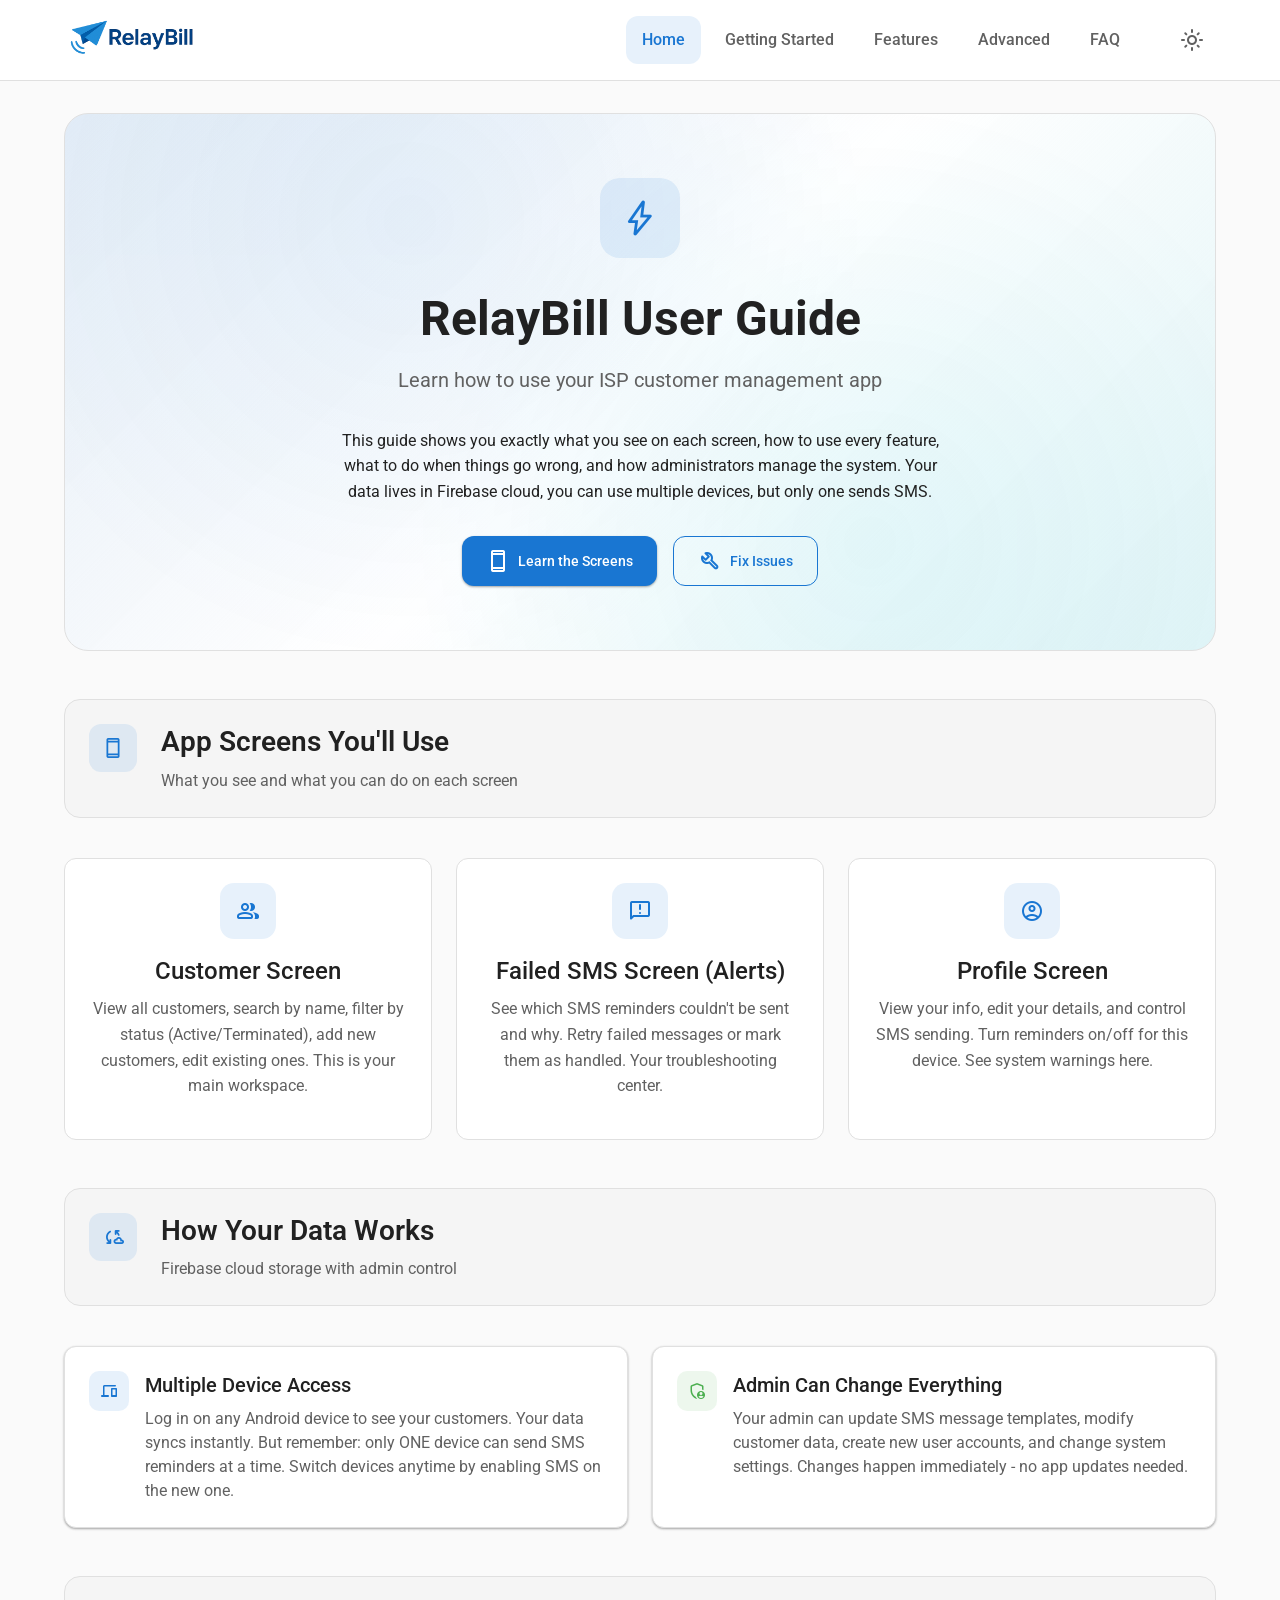
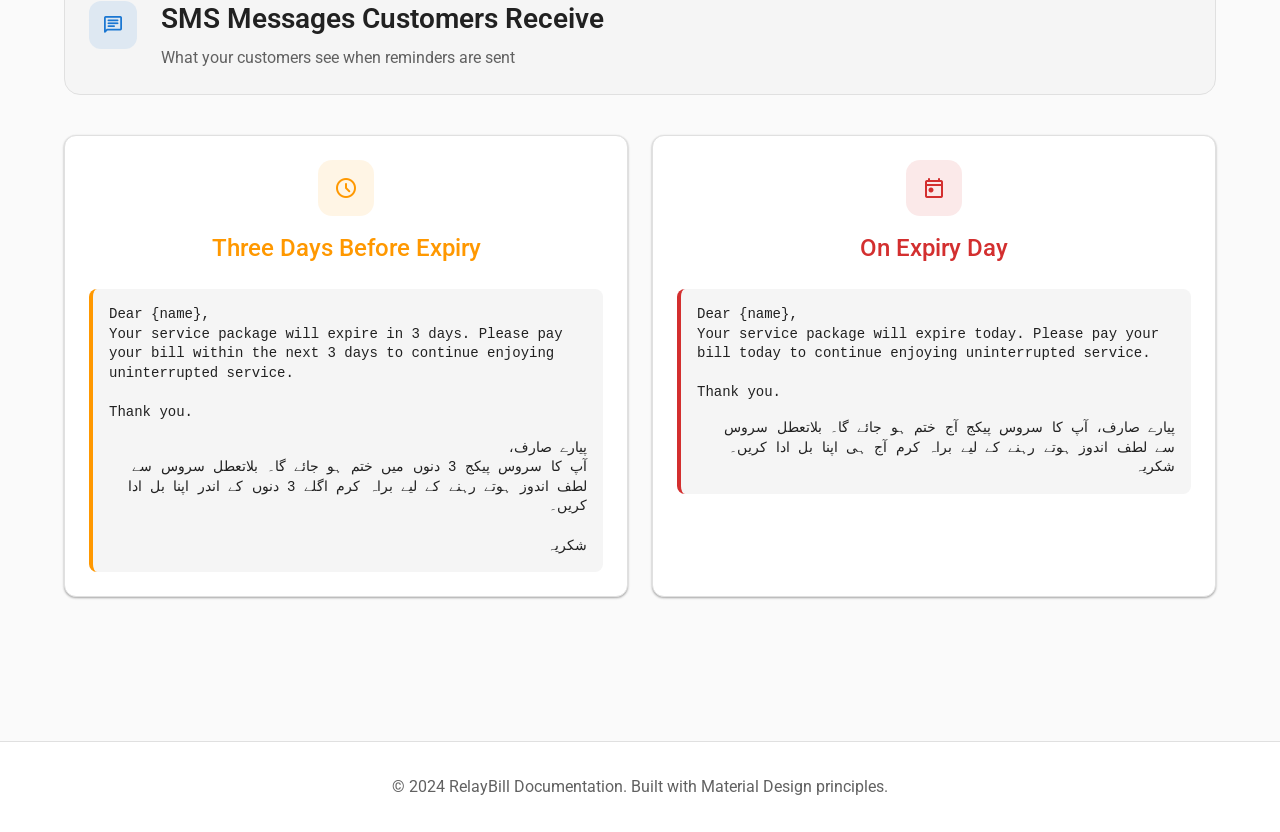
<file: index.html>
<!DOCTYPE html>
<html lang="en">
<head>
    <meta charset="UTF-8">
    <meta name="viewport" content="width=device-width, initial-scale=1.0">
    <title>RelayBill User Guide - Home</title>
    <link rel="stylesheet" href="assets/css/styles.css">
    <link rel="icon" href="assets/img/logo.png" type="image/png">
    <meta name="description" content="RelayBill User Guide - Learn how to manage your ISP customers and automate SMS payment reminders.">
</head>
<body>
    <div id="header-container"></div>
    <main class="main-content">
        <div class="container">
            <div id="hero-section"></div>
            <section class="mb-5">
                <div id="navigation-header" class="mb-4"></div>
                <div class="grid grid-3" id="navigation-grid"></div>
            </section>
            <section class="mb-5">
                <div id="cloud-header" class="mb-4"></div>
                <div class="grid grid-2" id="cloud-grid"></div>
            </section>
            <section class="mb-5">
                <div id="sms-header" class="mb-4"></div>
                <div class="grid grid-2" id="sms-grid"></div>
            </section>
        </div>
    </main>
    <div id="footer-container"></div>
    <script src="assets/js/components.js"></script>
    <script src="assets/js/app.js"></script>
    <script>
        document.addEventListener('DOMContentLoaded', function() {
            const heroSection = ui.createHeroSection(
                'RelayBill User Guide',
                'Learn how to use your ISP customer management app',
                'This guide shows you exactly what you see on each screen, how to use every feature, what to do when things go wrong, and how administrators manage the system. Your data lives in Firebase cloud, you can use multiple devices, but only one sends SMS.',
                {
                    text: 'Learn the Screens',
                    icon: 'smartphone',
                    href: 'features.html'
                },
                {
                    text: 'Fix Issues',
                    icon: 'build',
                    href: 'faq.html'
                }
            );
            document.getElementById('hero-section').appendChild(heroSection);
            const navigationHeader = ui.createSectionHeader(
                'App Screens You\'ll Use',
                'What you see and what you can do on each screen',
                'smartphone'
            );
            document.getElementById('navigation-header').appendChild(navigationHeader);
            const navigationGrid = document.getElementById('navigation-grid');
            const navigationSections = [
                {
                    icon: 'group',
                    title: 'Customer Screen',
                    description: 'View all customers, search by name, filter by status (Active/Terminated), add new customers, edit existing ones. This is your main workspace.',
                    link: 'features.html#customers'
                },
                {
                    icon: 'sms_failed',
                    title: 'Failed SMS Screen (Alerts)',
                    description: 'See which SMS reminders couldn\'t be sent and why. Retry failed messages or mark them as handled. Your troubleshooting center.',
                    link: 'features.html#alerts'
                },
                {
                    icon: 'account_circle',
                    title: 'Profile Screen',
                    description: 'View your info, edit your details, and control SMS sending. Turn reminders on/off for this device. See system warnings here.',
                    link: 'features.html#profile'
                }
            ];
            navigationSections.forEach(section => {
                const sectionCard = ui.createFeatureCard(
                    section.icon,
                    section.title,
                    section.description,
                    section.link
                );
                navigationGrid.appendChild(sectionCard);
            });
            const cloudHeader = ui.createSectionHeader(
                'How Your Data Works',
                'Firebase cloud storage with admin control',
                'cloud_sync'
            );
            document.getElementById('cloud-header').appendChild(cloudHeader);
            const cloudGrid = document.getElementById('cloud-grid');
            const cloudFeatures = [
                {
                    icon: 'devices',
                    title: 'Multiple Device Access',
                    content: 'Log in on any Android device to see your customers. Your data syncs instantly. But remember: only ONE device can send SMS reminders at a time. Switch devices anytime by enabling SMS on the new one.',
                    variant: 'default'
                },
                {
                    icon: 'admin_panel_settings',
                    title: 'Admin Can Change Everything',
                    content: 'Your admin can update SMS message templates, modify customer data, create new user accounts, and change system settings. Changes happen immediately - no app updates needed.',
                    variant: 'success'
                }
            ];
            cloudFeatures.forEach(feature => {
                const featureCard = ui.createInfoCard(
                    feature.icon,
                    feature.title,
                    feature.content,
                    feature.variant
                );
                cloudGrid.appendChild(featureCard);
            });
            const smsHeader = ui.createSectionHeader(
                'SMS Messages Customers Receive',
                'What your customers see when reminders are sent',
                'message'
            );
            document.getElementById('sms-header').appendChild(smsHeader);
            const smsGrid = document.getElementById('sms-grid');
            const threeDayReminder = document.createElement('div');
            threeDayReminder.className = 'card';
            threeDayReminder.innerHTML = `
                <div class="card-header">
                    <div class="icon-box" style="background: var(--warning-container);">
                        <span class="material-symbols-rounded" style="color: var(--warning);">schedule</span>
                    </div>
                    <h3 style="color: var(--warning);">Three Days Before Expiry</h3>
                </div>
                <div style="background: var(--surface-variant); padding: 1rem; border-radius: 8px; font-family: monospace; font-size: 0.875rem; line-height: 1.4; border-left: 4px solid var(--warning);">
                    <div style="margin-bottom: 1rem;">Dear {name},<br>
Your service package will expire in 3 days. Please pay your bill within the next 3 days to continue enjoying uninterrupted service.<br><br>
Thank you.</div>
                    <div style="direction: rtl; text-align: right;">پیارے صارف،<br>
آپ کا سروس پیکج 3 دنوں میں ختم ہو جائے گا۔ بلاتعطل سروس سے لطف اندوز ہوتے رہنے کے لیے براہ کرم اگلے 3 دنوں کے اندر اپنا بل ادا کریں۔<br><br>
شکریہ</div>
                </div>
            `;
            smsGrid.appendChild(threeDayReminder);
            const expiryDayReminder = document.createElement('div');
            expiryDayReminder.className = 'card';
            expiryDayReminder.innerHTML = `
                <div class="card-header">
                    <div class="icon-box" style="background: var(--error-container);">
                        <span class="material-symbols-rounded" style="color: var(--error);">today</span>
                    </div>
                    <h3 style="color: var(--error);">On Expiry Day</h3>
                </div>
                <div style="background: var(--surface-variant); padding: 1rem; border-radius: 8px; font-family: monospace; font-size: 0.875rem; line-height: 1.4; border-left: 4px solid var(--error);">
                    <div style="margin-bottom: 1rem;">Dear {name},<br>
Your service package will expire today. Please pay your bill today to continue enjoying uninterrupted service.<br><br>
Thank you.</div>
                    <div style="direction: rtl; text-align: right;">پیارے صارف، آپ کا سروس پیکج آج ختم ہو جائے گا۔ بلاتعطل سروس سے لطف اندوز ہوتے رہنے کے لیے براہ کرم آج ہی اپنا بل ادا کریں۔ شکریہ</div>
                </div>
            `;
            smsGrid.appendChild(expiryDayReminder);
        });
    </script>
</body>
</html>
</file>
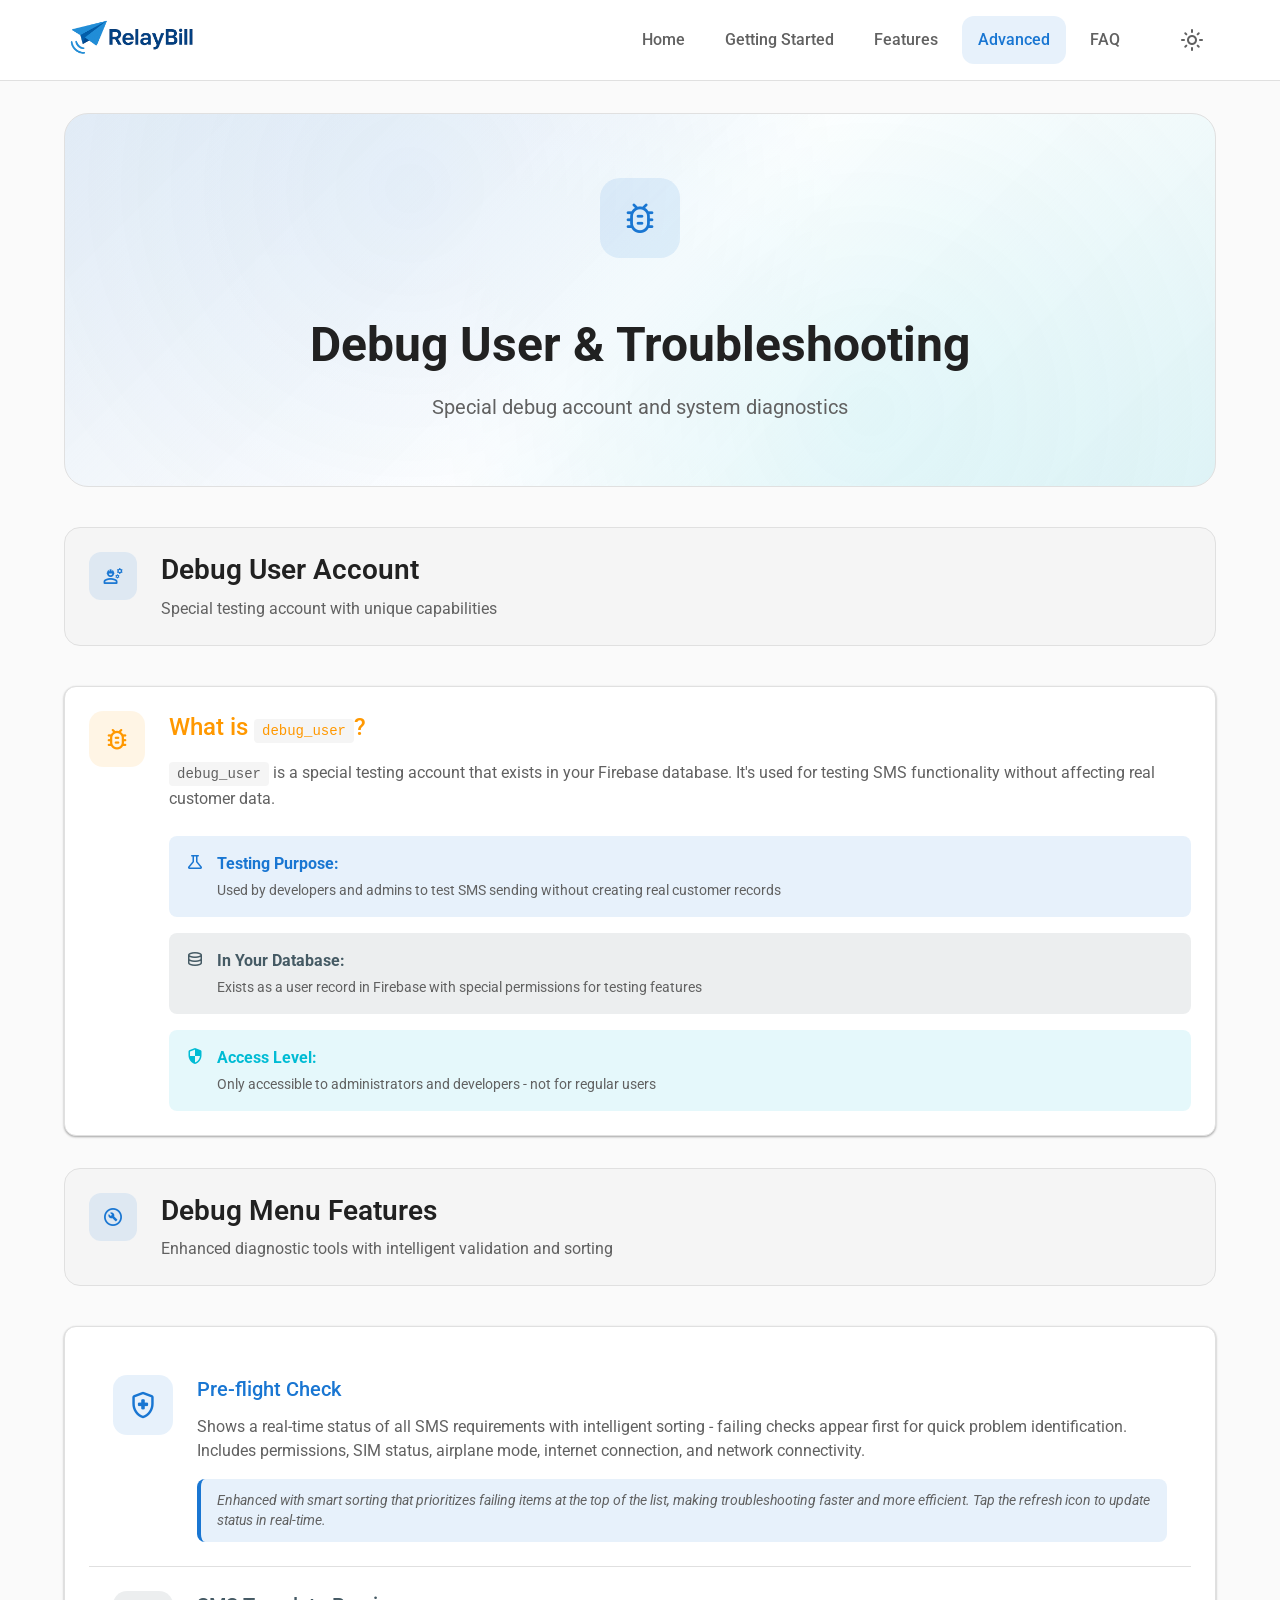
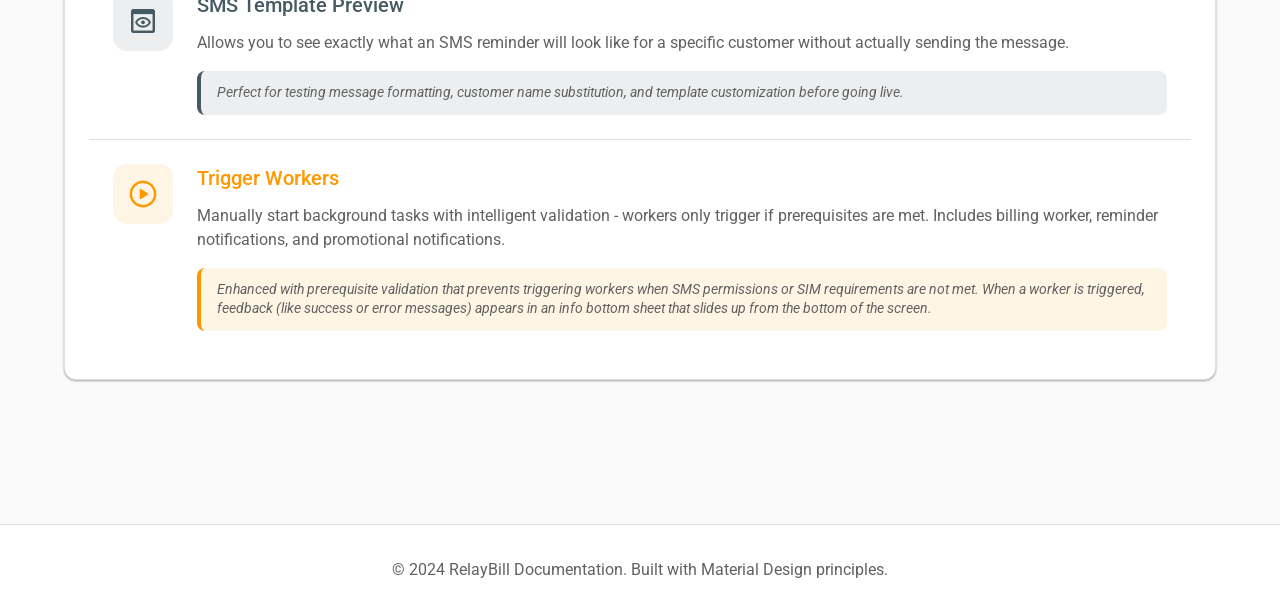
<file: advanced.html>
<!DOCTYPE html>
<html lang="en">
<head>
    <meta charset="UTF-8">
    <meta name="viewport" content="width=device-width, initial-scale=1.0">
    <link rel="icon" href="assets/img/logo.png" type="image/png">
    <title>Advanced & Technical - RelayBill User Guide</title>
    <link rel="stylesheet" href="assets/css/styles.css">
    <meta name="description" content="Advanced features and technical information for RelayBill, including debug user capabilities and system administration.">
</head>
<body>
    <div id="header-container"></div>
    <main class="main-content">
        <div class="container">
            <div id="page-header" class="mb-4"></div>
            <section class="mb-5">
                <div id="debug-header" class="mb-4"></div>
                <div class="card mb-4" id="debug-intro-card"></div>
                <div id="debug-features-header" class="mb-4"></div>
                <div class="grid grid-3" id="debug-features-grid"></div>
            </section>
        </div>
    </main>
    <div id="footer-container"></div>
    <script src="assets/js/components.js"></script>
    <script src="assets/js/app.js"></script>
    <script>
        document.addEventListener('DOMContentLoaded', function() {
            const pageHeader = ui.createSectionHeader(
                'Debug User & Troubleshooting',
                'Special debug account and system diagnostics',
                'bug_report'
            );
            document.getElementById('page-header').appendChild(pageHeader);
            const debugHeader = ui.createSectionHeader(
                'Debug User Account',
                'Special testing account with unique capabilities',
                'engineering'
            );
            document.getElementById('debug-header').appendChild(debugHeader);
            const debugIntroCard = document.getElementById('debug-intro-card');
            debugIntroCard.innerHTML = `
                <div style="display: flex; align-items: flex-start; gap: 1.5rem;">
                    <div class="icon-box" style="background: var(--warning-container); flex-shrink: 0;">
                        <span class="material-symbols-rounded" style="color: var(--warning); font-size: 28px;">bug_report</span>
                    </div>
                    <div style="flex: 1;">
                        <h3 style="margin: 0 0 1rem 0; color: var(--warning);">What is <code>debug_user</code>?</h3>
                        <p style="margin-bottom: 1.5rem; color: var(--on-surface-variant);"><code>debug_user</code> is a special testing account that exists in your Firebase database. It's used for testing SMS functionality without affecting real customer data.</p>
                        <div style="display: flex; flex-direction: column; gap: 1rem;">
                            <div style="display: flex; align-items: flex-start; gap: 0.75rem; padding: 1rem; background: var(--primary-container); border-radius: 8px;">
                                <span class="material-symbols-rounded" style="color: var(--primary); font-size: 20px;">science</span>
                                <div>
                                    <strong style="color: var(--primary);">Testing Purpose:</strong>
                                    <div style="color: var(--on-surface-variant); font-size: 0.875rem; margin-top: 0.25rem;">Used by developers and admins to test SMS sending without creating real customer records</div>
                                </div>
                            </div>
                            <div style="display: flex; align-items: flex-start; gap: 0.75rem; padding: 1rem; background: var(--secondary-container); border-radius: 8px;">
                                <span class="material-symbols-rounded" style="color: var(--secondary); font-size: 20px;">database</span>
                                <div>
                                    <strong style="color: var(--secondary);">In Your Database:</strong>
                                    <div style="color: var(--on-surface-variant); font-size: 0.875rem; margin-top: 0.25rem;">Exists as a user record in Firebase with special permissions for testing features</div>
                                </div>
                            </div>
                            <div style="display: flex; align-items: flex-start; gap: 0.75rem; padding: 1rem; background: var(--tertiary-container); border-radius: 8px;">
                                <span class="material-symbols-rounded" style="color: var(--tertiary); font-size: 20px;">security</span>
                                <div>
                                    <strong style="color: var(--tertiary);">Access Level:</strong>
                                    <div style="color: var(--on-surface-variant); font-size: 0.875rem; margin-top: 0.25rem;">Only accessible to administrators and developers - not for regular users</div>
                                </div>
                            </div>
                        </div>
                    </div>
            `;
            const debugFeaturesHeader = ui.createSectionHeader(
                'Debug Menu Features',
                'Enhanced diagnostic tools with intelligent validation and sorting',
                'build_circle'
            );
            document.getElementById('debug-features-header').appendChild(debugFeaturesHeader);
            const debugFeaturesGrid = document.getElementById('debug-features-grid');
            const debugFeatures = [
                {
                    icon: 'health_and_safety',
                    title: 'Pre-flight Check',
                    description: 'Shows a real-time status of all SMS requirements with intelligent sorting - failing checks appear first for quick problem identification. Includes permissions, SIM status, airplane mode, internet connection, and network connectivity.',
                    details: 'Enhanced with smart sorting that prioritizes failing items at the top of the list, making troubleshooting faster and more efficient. Tap the refresh icon to update status in real-time.',
                    variant: 'primary'
                },
                {
                    icon: 'preview',
                    title: 'SMS Template Preview',
                    description: 'Allows you to see exactly what an SMS reminder will look like for a specific customer without actually sending the message.',
                    details: 'Perfect for testing message formatting, customer name substitution, and template customization before going live.',
                    variant: 'secondary'
                },
                {
                    icon: 'play_circle',
                    title: 'Trigger Workers',
                    description: 'Manually start background tasks with intelligent validation - workers only trigger if prerequisites are met. Includes billing worker, reminder notifications, and promotional notifications.',
                    details: 'Enhanced with prerequisite validation that prevents triggering workers when SMS permissions or SIM requirements are not met. When a worker is triggered, feedback (like success or error messages) appears in an info bottom sheet that slides up from the bottom of the screen.',
                    variant: 'warning'
                }
            ];
            const mainCard = document.createElement('div');
            mainCard.className = 'card';
            let featuresHTML = '';
            debugFeatures.forEach((feature, index) => {
                featuresHTML += `
                    <div style="display: flex; align-items: flex-start; gap: 1.5rem; padding: 1.5rem; ${index < debugFeatures.length - 1 ? 'border-bottom: 1px solid var(--outline-variant);' : ''} margin-bottom: ${index < debugFeatures.length - 1 ? '0' : '0'};">
                        <div class="icon-box" style="background: var(--${feature.variant}-container); flex-shrink: 0; width: 60px; height: 60px; display: flex; align-items: center; justify-content: center;">
                            <span class="material-symbols-rounded" style="color: var(--${feature.variant}); font-size: 32px;">${feature.icon}</span>
                        </div>
                        <div style="flex: 1;">
                            <h3 style="margin: 0 0 0.75rem 0; color: var(--${feature.variant}); font-size: 1.25rem;">${feature.title}</h3>
                            <p style="margin: 0 0 1rem 0; color: var(--on-surface-variant); line-height: 1.5;">${feature.description}</p>
                            <div style="background: var(--${feature.variant}-container); padding: 0.75rem 1rem; border-radius: 8px; border-left: 4px solid var(--${feature.variant});">
                                <p style="margin: 0; font-size: 0.875rem; color: var(--on-surface-variant); line-height: 1.4; font-style: italic;">${feature.details}</p>
                            </div>
                        </div>
                    </div>
                `;
            });
            mainCard.innerHTML = `
                <div style="padding: 0;">
                    ${featuresHTML}
                </div>
            `;
            debugFeaturesGrid.appendChild(mainCard);
        });
    </script>
</body>
</html>
</file>
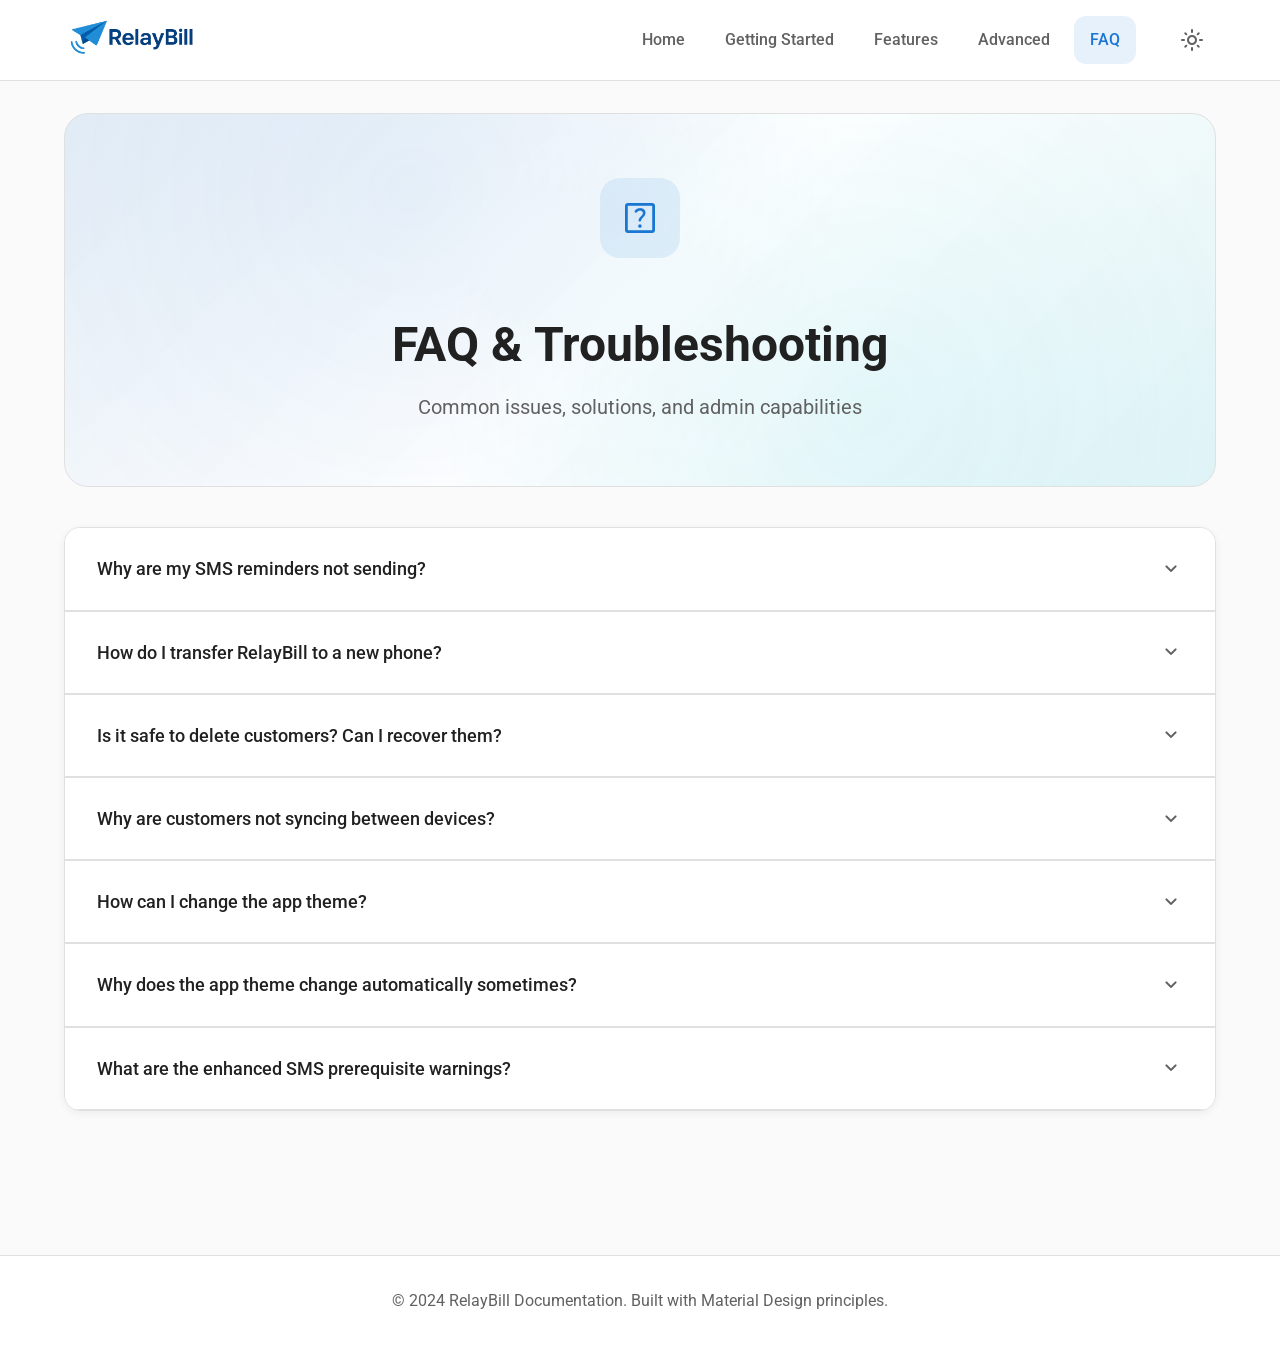
<file: faq.html>
<!DOCTYPE html>
<html lang="en">
<head>
    <meta charset="UTF-8">
    <meta name="viewport" content="width=device-width, initial-scale=1.0">
    <title>FAQ & Troubleshooting - RelayBill User Guide</title>
    <link rel="stylesheet" href="assets/css/styles.css">
    <link rel="icon" href="assets/img/logo.png" type="image/png">
    <meta name="description" content="Frequently asked questions and troubleshooting guide for RelayBill SMS reminder system.">
</head>
<body>
    <div id="header-container"></div>
    <main class="main-content">
        <div class="container">
            <div id="page-header" class="mb-4"></div>
            <section class="mb-5">
                <div id="faq-accordion"></div>
            </section>
        </div>
    </main>
    <div id="footer-container"></div>
    <script src="assets/js/components.js"></script>
    <script src="assets/js/app.js"></script>
    <script>
        document.addEventListener('DOMContentLoaded', function() {
            const pageHeader = ui.createSectionHeader(
                'FAQ & Troubleshooting',
                'Common issues, solutions, and admin capabilities',
                'help_center'
            );
            document.getElementById('page-header').appendChild(pageHeader);
            const faqItems = [
                {
                    title: 'Why are my SMS reminders not sending?',
                    content: `
                        <div style="display: flex; align-items: flex-start; gap: 1.5rem; margin-bottom: 2rem;">
                            <div class="icon-box" style="background: var(--error-container); flex-shrink: 0;">
                                <span class="material-symbols-rounded" style="color: var(--error); font-size: 28px;">sms_failed</span>
                            </div>
                            <div style="flex: 1;">
                                <h4 style="margin: 0 0 0.5rem 0; color: var(--error);">Most Common Issue</h4>
                                <p style="margin-bottom: 1.5rem; color: var(--on-surface-variant);">Follow this troubleshooting checklist to identify and resolve SMS delivery problems.</p>
                            </div>
                        </div>
                        <div style="display: flex; flex-direction: column; gap: 1.5rem; margin-bottom: 2rem;">
                            <div style="background: var(--primary-container); border-radius: 12px; padding: 1.5rem; box-shadow: 0 2px 8px rgba(0,0,0,0.1);">
                                <div style="display: flex; align-items: center; gap: 1rem; margin-bottom: 1rem;">
                                    <div style="background: var(--primary); border-radius: 50%; padding: 0.75rem; display: flex; align-items: center; justify-content: center;">
                                        <span class="material-symbols-rounded" style="color: white; font-size: 24px;">toggle_on</span>
                                    </div>
                                    <h5 style="margin: 0; color: var(--primary); font-weight: 600;">Check SMS Toggle</h5>
                                </div>
                                <p style="margin: 0; color: var(--on-surface-variant); line-height: 1.5;">Check the "SMS Reminders" toggle on the Profile screen - it should be ON (blue)</p>
                            </div>
                            <div style="background: var(--secondary-container); border-radius: 12px; padding: 1.5rem; box-shadow: 0 2px 8px rgba(0,0,0,0.1);">
                                <div style="display: flex; align-items: center; gap: 1rem; margin-bottom: 1rem;">
                                    <div style="background: var(--secondary); border-radius: 50%; padding: 0.75rem; display: flex; align-items: center; justify-content: center;">
                                        <span class="material-symbols-rounded" style="color: white; font-size: 24px;">warning</span>
                                    </div>
                                    <h5 style="margin: 0; color: var(--secondary); font-weight: 600;">Check Warning Messages</h5>
                                </div>
                                <p style="margin: 0; color: var(--on-surface-variant); line-height: 1.5;">Look for red or orange warning banners at the top of the Profile screen - they explain specific issues</p>
                            </div>
                            <div style="background: var(--tertiary-container); border-radius: 12px; padding: 1.5rem; box-shadow: 0 2px 8px rgba(0,0,0,0.1);">
                                <div style="display: flex; align-items: center; gap: 1rem; margin-bottom: 1rem;">
                                    <div style="background: var(--tertiary); border-radius: 50%; padding: 0.75rem; display: flex; align-items: center; justify-content: center;">
                                        <span class="material-symbols-rounded" style="color: white; font-size: 24px;">smartphone</span>
                                    </div>
                                    <h5 style="margin: 0; color: var(--tertiary); font-weight: 600;">Check Phone Settings</h5>
                                </div>
                                <p style="margin: 0; color: var(--on-surface-variant); line-height: 1.5;">Ensure SMS permissions, default SMS app, and internet connection are properly configured</p>
                            </div>
                        </div>
                        <div style="background: var(--info-container); border-radius: 12px; padding: 1.5rem; border-left: 4px solid var(--info); margin-bottom: 1rem;">
                            <div style="display: flex; align-items: center; gap: 0.75rem; margin-bottom: 0.75rem;">
                                <span class="material-symbols-rounded" style="color: var(--info); font-size: 20px;">lightbulb</span>
                                <h6 style="margin: 0; color: var(--info); font-weight: 600;">Quick Fix</h6>
                            </div>
                            <p style="margin: 0; color: var(--on-surface-variant); line-height: 1.5;">Toggle the SMS Reminders switch OFF and then ON again to force the app to re-check all necessary settings, which can often solve the problem</p>
                        </div>
                    `
                },
                {
                    title: 'How do I transfer RelayBill to a new phone?',
                    content: `
                        <div style="display: flex; align-items: flex-start; gap: 1.5rem; margin-bottom: 2rem;">
                            <div class="icon-box" style="background: var(--success-container); flex-shrink: 0;">
                                <span class="material-symbols-rounded" style="color: var(--success); font-size: 28px;">smartphone</span>
                            </div>
                            <div style="flex: 1;">
                                <h4 style="margin: 0 0 0.5rem 0; color: var(--success);">Simple Transfer Process</h4>
                                <p style="margin-bottom: 1.5rem; color: var(--on-surface-variant);">Transferring RelayBill to a new device is straightforward and automatic.</p>
                            </div>
                        </div>
                        <div style="display: flex; flex-direction: column; gap: 1.5rem; margin-bottom: 2rem;">
                                <div style="background: var(--primary-container); border-radius: 12px; padding: 1.5rem; box-shadow: 0 2px 8px rgba(0,0,0,0.1);">
                                    <div style="display: flex; align-items: center; gap: 1rem; margin-bottom: 1rem;">
                                        <div style="background: var(--primary); border-radius: 50%; padding: 0.75rem; display: flex; align-items: center; justify-content: center;">
                                            <span class="material-symbols-rounded" style="color: white; font-size: 24px;">smartphone</span>
                                        </div>
                                        <h5 style="margin: 0; color: var(--primary); font-weight: 600;">Step 1: Install & Login</h5>
                                    </div>
                                    <p style="margin: 0; color: var(--on-surface-variant); line-height: 1.5;">Download RelayBill on your new phone and log in with your existing credentials.</p>
                                </div>
                                <div style="background: var(--secondary-container); border-radius: 12px; padding: 1.5rem; box-shadow: 0 2px 8px rgba(0,0,0,0.1);">
                                    <div style="display: flex; align-items: center; gap: 1rem; margin-bottom: 1rem;">
                                        <div style="background: var(--secondary); border-radius: 50%; padding: 0.75rem; display: flex; align-items: center; justify-content: center;">
                                            <span class="material-symbols-rounded" style="color: white; font-size: 24px;">toggle_on</span>
                                        </div>
                                        <h5 style="margin: 0; color: var(--secondary); font-weight: 600;">Step 2: Enable SMS</h5>
                                    </div>
                                    <p style="margin: 0; color: var(--on-surface-variant); line-height: 1.5;">Go to Profile screen and turn ON the "SMS Reminders" toggle.</p>
                                </div>
                                <div style="background: var(--tertiary-container); border-radius: 12px; padding: 1.5rem; box-shadow: 0 2px 8px rgba(0,0,0,0.1);">
                                    <div style="display: flex; align-items: center; gap: 1rem; margin-bottom: 1rem;">
                                        <div style="background: var(--tertiary); border-radius: 50%; padding: 0.75rem; display: flex; align-items: center; justify-content: center;">
                                            <span class="material-symbols-rounded" style="color: white; font-size: 24px;">check_circle</span>
                                        </div>
                                        <h5 style="margin: 0; color: var(--tertiary); font-weight: 600;">Step 3: Automatic Transfer</h5>
                                    </div>
                                    <p style="margin: 0; color: var(--on-surface-variant); line-height: 1.5;">Your old device will automatically be disabled. Only one device can send SMS at a time.</p>
                                </div>
                            </div>
                        </div>
                    `
                },
                {
                    title: 'Is it safe to delete customers? Can I recover them?',
                    content: `
                        <div style="display: flex; align-items: flex-start; gap: 1.5rem; margin-bottom: 2rem;">
                            <div class="icon-box" style="background: var(--error-container); flex-shrink: 0;">
                                <span class="material-symbols-rounded" style="color: var(--error); font-size: 28px;">delete_forever</span>
                            </div>
                            <div style="flex: 1;">
                                <h4 style="margin: 0 0 0.5rem 0; color: var(--error);">Customer Deletion Safety</h4>
                                <p style="margin-bottom: 1.5rem; color: var(--on-surface-variant);">The app includes safety measures to prevent accidental customer deletions, but deleted customers cannot be recovered.</p>
                            </div>
                        </div>
                        <div style="display: flex; flex-direction: column; gap: 1.5rem; margin-bottom: 2rem;">
                            <div style="background: var(--error-container); border-radius: 12px; padding: 1.5rem; box-shadow: 0 2px 8px rgba(0,0,0,0.1);">
                                <div style="display: flex; align-items: center; gap: 1rem; margin-bottom: 1rem;">
                                    <div style="background: var(--error); border-radius: 50%; padding: 0.75rem; display: flex; align-items: center; justify-content: center;">
                                        <span class="material-symbols-rounded" style="color: white; font-size: 24px;">delete_forever</span>
                                    </div>
                                    <h5 style="margin: 0; color: var(--error); font-weight: 600;">Confirmation Required</h5>
                                </div>
                                <p style="margin: 0; color: var(--on-surface-variant); line-height: 1.5;">When you tap delete, the app will ask: "Are you sure you want to delete [Customer Name]? This action cannot be undone and all customer data will be permanently removed."</p>
                            </div>
                            <div style="background: var(--warning-container); border-radius: 12px; padding: 1.5rem; box-shadow: 0 2px 8px rgba(0,0,0,0.1);">
                                <div style="display: flex; align-items: center; gap: 1rem; margin-bottom: 1rem;">
                                    <div style="background: var(--warning); border-radius: 50%; padding: 0.75rem; display: flex; align-items: center; justify-content: center;">
                                        <span class="material-symbols-rounded" style="color: white; font-size: 24px;">warning</span>
                                    </div>
                                    <h5 style="margin: 0; color: var(--warning); font-weight: 600;">Permanent Deletion</h5>
                                </div>
                                <p style="margin: 0; color: var(--on-surface-variant); line-height: 1.5;">Once confirmed, the customer is permanently removed from Firebase database and cannot be recovered.</p>
                            </div>
                            <div style="background: var(--info-container); border-radius: 12px; padding: 1.5rem; box-shadow: 0 2px 8px rgba(0,0,0,0.1);">
                                <div style="display: flex; align-items: center; gap: 1rem; margin-bottom: 1rem;">
                                    <div style="background: var(--info); border-radius: 50%; padding: 0.75rem; display: flex; align-items: center; justify-content: center;">
                                        <span class="material-symbols-rounded" style="color: white; font-size: 24px;">info</span>
                                    </div>
                                    <h5 style="margin: 0; color: var(--info); font-weight: 600;">No Recovery Option</h5>
                                </div>
                                <p style="margin: 0; color: var(--on-surface-variant); line-height: 1.5;">There is no "undo" feature for deleted customers. If you accidentally delete someone, you'll need to manually re-add their information.</p>
                            </div>
                        </div>
                    `
                },
                {
                    title: 'Why are customers not syncing between devices?',
                    content: `
                        <div style="display: flex; align-items: flex-start; gap: 1.5rem; margin-bottom: 2rem;">
                            <div class="icon-box" style="background: var(--warning-container); flex-shrink: 0;">
                                <span class="material-symbols-rounded" style="color: var(--warning); font-size: 28px;">sync_problem</span>
                            </div>
                            <div style="flex: 1;">
                                <h4 style="margin: 0 0 0.5rem 0; color: var(--warning);">Sync Issues</h4>
                                <p style="margin-bottom: 1.5rem; color: var(--on-surface-variant);">This is usually caused by a poor internet connection on one of the devices.</p>
                            </div>
                        </div>
                        <div style="display: flex; flex-direction: column; gap: 1.5rem; margin-bottom: 2rem;">
                            <div style="background: var(--primary-container); border-radius: 12px; padding: 1.5rem; box-shadow: 0 2px 8px rgba(0,0,0,0.1);">
                                <div style="display: flex; align-items: center; gap: 1rem; margin-bottom: 1rem;">
                                    <div style="background: var(--primary); border-radius: 50%; padding: 0.75rem; display: flex; align-items: center; justify-content: center;">
                                        <span class="material-symbols-rounded" style="color: white; font-size: 24px;">refresh</span>
                                    </div>
                                    <h5 style="margin: 0; color: var(--primary); font-weight: 600;">Manual Sync</h5>
                                </div>
                                <p style="margin: 0; color: var(--on-surface-variant); line-height: 1.5;">Perform a pull-to-refresh by swiping down from the top of the Customer screen to manually force a sync with the cloud database.</p>
                            </div>
                        </div>
                        <div style="background: var(--info-container); border-radius: 12px; padding: 1.5rem; border-left: 4px solid var(--info); margin-bottom: 1rem; box-shadow: 0 2px 8px rgba(0,0,0,0.1);">
                            <div style="display: flex; align-items: center; gap: 0.75rem; margin-bottom: 0.75rem;">
                                <span class="material-symbols-rounded" style="color: var(--info); font-size: 20px;">wifi</span>
                                <h6 style="margin: 0; color: var(--info); font-weight: 600;">Internet Connection</h6>
                            </div>
                            <p style="margin: 0; color: var(--on-surface-variant); line-height: 1.5;">Ensure both devices have a stable internet connection. Poor connectivity can prevent proper synchronization with the cloud database.</p>
                        </div>
                    `
                },
                {
                    title: 'How can I change the app theme?',
                    content: `
                        <div style="display: flex; align-items: flex-start; gap: 1.5rem; margin-bottom: 2rem;">
                            <div class="icon-box" style="background: var(--secondary-container); flex-shrink: 0;">
                                <span class="material-symbols-rounded" style="color: var(--secondary); font-size: 28px;">palette</span>
                            </div>
                            <div style="flex: 1;">
                                <h4 style="margin: 0 0 0.5rem 0; color: var(--secondary);">Appearance Customization</h4>
                                <p style="margin-bottom: 1.5rem; color: var(--on-surface-variant);">RelayBill offers three theme options to match your preference and device settings.</p>
                            </div>
                        </div>
                        <div style="display: flex; flex-direction: column; gap: 1rem; margin-bottom: 1.5rem;">
                            <div style="display: flex; align-items: center; gap: 0.75rem; padding: 1.5rem; background: var(--primary-container); border-radius: 12px; box-shadow: 0 2px 8px rgba(0,0,0,0.1);">
                                <span class="material-symbols-rounded" style="color: var(--primary); font-size: 20px;">light_mode</span>
                                <div>
                                    <strong style="color: var(--primary);">Light Theme</strong>
                                    <div style="color: var(--on-surface-variant); font-size: 0.875rem; margin-top: 0.25rem;">Bright interface with light backgrounds</div>
                                </div>
                            </div>
                            <div style="display: flex; align-items: center; gap: 0.75rem; padding: 1.5rem; background: var(--secondary-container); border-radius: 12px; box-shadow: 0 2px 8px rgba(0,0,0,0.1);">
                                <span class="material-symbols-rounded" style="color: var(--secondary); font-size: 20px;">dark_mode</span>
                                <div>
                                    <strong style="color: var(--secondary);">Dark Theme</strong>
                                    <div style="color: var(--on-surface-variant); font-size: 0.875rem; margin-top: 0.25rem;">Dark interface that's easier on the eyes</div>
                                </div>
                            </div>
                            <div style="display: flex; align-items: center; gap: 0.75rem; padding: 1.5rem; background: var(--tertiary-container); border-radius: 12px; box-shadow: 0 2px 8px rgba(0,0,0,0.1);">
                                <span class="material-symbols-rounded" style="color: var(--tertiary); font-size: 20px;">settings</span>
                                <div>
                                    <strong style="color: var(--tertiary);">System Default (Recommended)</strong>
                                    <div style="color: var(--on-surface-variant); font-size: 0.875rem; margin-top: 0.25rem;">Follows your device's system theme setting</div>
                                </div>
                            </div>
                        </div>
                        <div style="padding: 1.5rem; background: var(--info-container); border-radius: 12px; border-left: 4px solid var(--info); box-shadow: 0 2px 8px rgba(0,0,0,0.1);">
                            <div style="display: flex; align-items: center; gap: 0.5rem; margin-bottom: 0.5rem;">
                                <span class="material-symbols-rounded" style="color: var(--info); font-size: 18px;">touch_app</span>
                                <strong style="color: var(--info);">How to Change</strong>
                            </div>
                            <p style="margin: 0; font-size: 0.875rem; color: var(--on-surface-variant);">Profile screen → Appearance section → Choose Light, Dark, or System Default. Your choice is automatically saved and persists across app restarts.</p>
                        </div>
                    `
                },
                {
                    title: 'Why does the app theme change automatically sometimes?',
                    content: `
                        <div style="display: flex; align-items: flex-start; gap: 1.5rem; margin-bottom: 2rem;">
                            <div class="icon-box" style="background: var(--info-container); flex-shrink: 0;">
                                <span class="material-symbols-rounded" style="color: var(--info); font-size: 28px;">auto_mode</span>
                            </div>
                            <div style="flex: 1;">
                                <h4 style="margin: 0 0 0.5rem 0; color: var(--info);">System Default Behavior</h4>
                                <p style="margin-bottom: 1.5rem; color: var(--on-surface-variant);">If you have "System Default" selected (which is the default setting), the app automatically follows your phone's system theme preferences.</p>
                            </div>
                        </div>
                        <div style="display: flex; flex-direction: column; gap: 1rem; margin-bottom: 1.5rem;">
                            <div style="display: flex; align-items: center; gap: 0.75rem; padding: 1rem; background: var(--primary-container); border-radius: 8px;">
                                <span class="material-symbols-rounded" style="color: var(--primary); font-size: 20px;">schedule</span>
                                <div>
                                    <strong style="color: var(--primary);">Time-Based Switching</strong>
                                    <div style="color: var(--on-surface-variant); font-size: 0.875rem; margin-top: 0.25rem;">If your phone is set to switch themes based on time (e.g., dark at sunset), RelayBill will follow this schedule</div>
                                </div>
                            </div>
                            <div style="display: flex; align-items: center; gap: 0.75rem; padding: 1rem; background: var(--secondary-container); border-radius: 8px;">
                                <span class="material-symbols-rounded" style="color: var(--secondary); font-size: 20px;">settings</span>
                                <div>
                                    <strong style="color: var(--secondary);">System Settings Change</strong>
                                    <div style="color: var(--on-surface-variant); font-size: 0.875rem; margin-top: 0.25rem;">When you change your phone's system theme in Android settings, RelayBill updates to match</div>
                                </div>
                            </div>
                        </div>
                        <div style="padding: 1rem; background: var(--success-container); border-radius: 8px; border-left: 4px solid var(--success);">
                            <div style="display: flex; align-items: center; gap: 0.5rem; margin-bottom: 0.5rem;">
                                <span class="material-symbols-rounded" style="color: var(--success); font-size: 18px;">lock</span>
                                <strong style="color: var(--success);">Override System Default</strong>
                            </div>
                            <p style="margin: 0; font-size: 0.875rem; color: var(--on-surface-variant);">To stop automatic theme changes, go to Profile → Appearance → Theme and select either "Light" or "Dark" instead of "System Default"</p>
                        </div>
                    `
                },
                {
                    title: 'What are the enhanced SMS prerequisite warnings?',
                    content: `
                        <div style="display: flex; align-items: flex-start; gap: 1.5rem; margin-bottom: 2rem;">
                            <div class="icon-box" style="background: var(--warning-container); flex-shrink: 0;">
                                <span class="material-symbols-rounded" style="color: var(--warning); font-size: 28px;">warning</span>
                            </div>
                            <div style="flex: 1;">
                                <h4 style="margin: 0 0 0.5rem 0; color: var(--warning);">Smarter Warning System</h4>
                                <p style="margin-bottom: 1.5rem; color: var(--on-surface-variant);">The app now provides more specific warnings about why SMS reminders are disabled, with intelligent detection of airplane mode and internet connection issues.</p>
                            </div>
                        </div>
                        <div style="display: flex; flex-direction: column; gap: 1rem; margin-bottom: 1.5rem;">
                            <div style="display: flex; align-items: center; gap: 0.75rem; padding: 1rem; background: var(--error-container); border-radius: 8px;">
                                <span class="material-symbols-rounded" style="color: var(--error); font-size: 20px;">airplanemode_active</span>
                                <div>
                                    <strong style="color: var(--error);">Airplane Mode Detection</strong>
                                    <div style="color: var(--on-surface-variant); font-size: 0.875rem; margin-top: 0.25rem;">Warning banner specifically tells you "Airplane mode is currently on" when detected</div>
                                </div>
                            </div>
                            <div style="display: flex; align-items: center; gap: 0.75rem; padding: 1rem; background: var(--error-container); border-radius: 8px;">
                                <span class="material-symbols-rounded" style="color: var(--error); font-size: 20px;">cloud_off</span>
                                <div>
                                    <strong style="color: var(--error);">Internet Connection Check</strong>
                                    <div style="color: var(--on-surface-variant); font-size: 0.875rem; margin-top: 0.25rem;">Warning banner shows "No internet connection available" when network issues are detected</div>
                                </div>
                            </div>
                            <div style="display: flex; align-items: center; gap: 0.75rem; padding: 1rem; background: var(--warning-container); border-radius: 8px;">
                                <span class="material-symbols-rounded" style="color: var(--warning); font-size: 20px;">sim_card_alert</span>
                                <div>
                                    <strong style="color: var(--warning);">SIM Card Status</strong>
                                    <div style="color: var(--on-surface-variant); font-size: 0.875rem; margin-top: 0.25rem;">Specific messages for "No SIM card is detected" and "No default SMS SIM is selected" issues</div>
                                </div>
                            </div>
                            <div style="display: flex; align-items: center; gap: 0.75rem; padding: 1rem; background: var(--primary-container); border-radius: 8px;">
                                <span class="material-symbols-rounded" style="color: var(--primary); font-size: 20px;">block</span>
                                <div>
                                    <strong style="color: var(--primary);">Permission Issues</strong>
                                    <div style="color: var(--on-surface-variant); font-size: 0.875rem; margin-top: 0.25rem;">Clear message when "SMS permission was revoked" is detected</div>
                                </div>
                            </div>
                        </div>
                        <div style="padding: 1rem; background: var(--success-container); border-radius: 8px; border-left: 4px solid var(--success);">
                            <div style="display: flex; align-items: center; gap: 0.5rem; margin-bottom: 0.5rem;">
                                <span class="material-symbols-rounded" style="color: var(--success); font-size: 18px;">build</span>
                                <strong style="color: var(--success);">Quick Fix Action</strong>
                            </div>
                            <p style="margin: 0; font-size: 0.875rem; color: var(--on-surface-variant);">Each warning banner includes a "Fix Now" button that guides you to the appropriate settings or actions to resolve the specific issue detected.</p>
                        </div>
                    `
                }
            ];
            const faqAccordion = ui.createAccordion(faqItems);
            document.getElementById('faq-accordion').appendChild(faqAccordion);
        });
    </script>
</body>
</html>
</file>
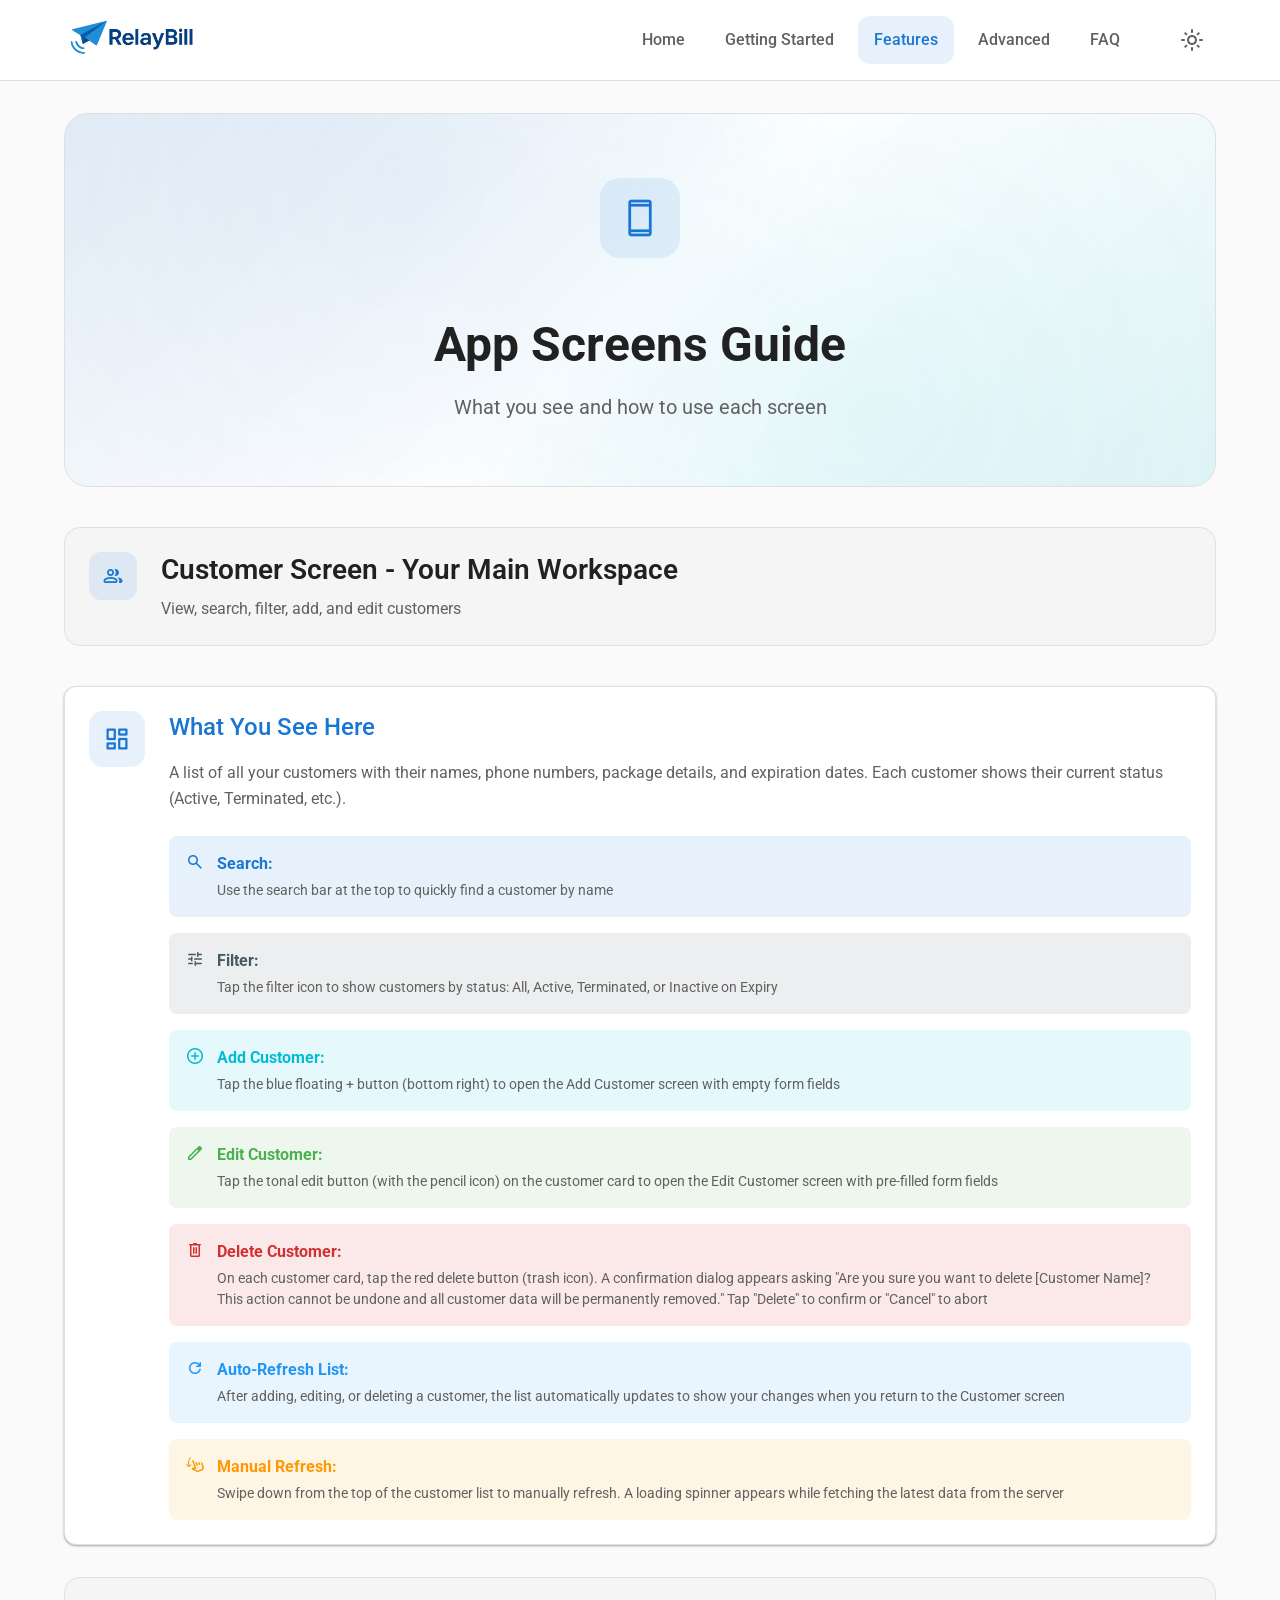
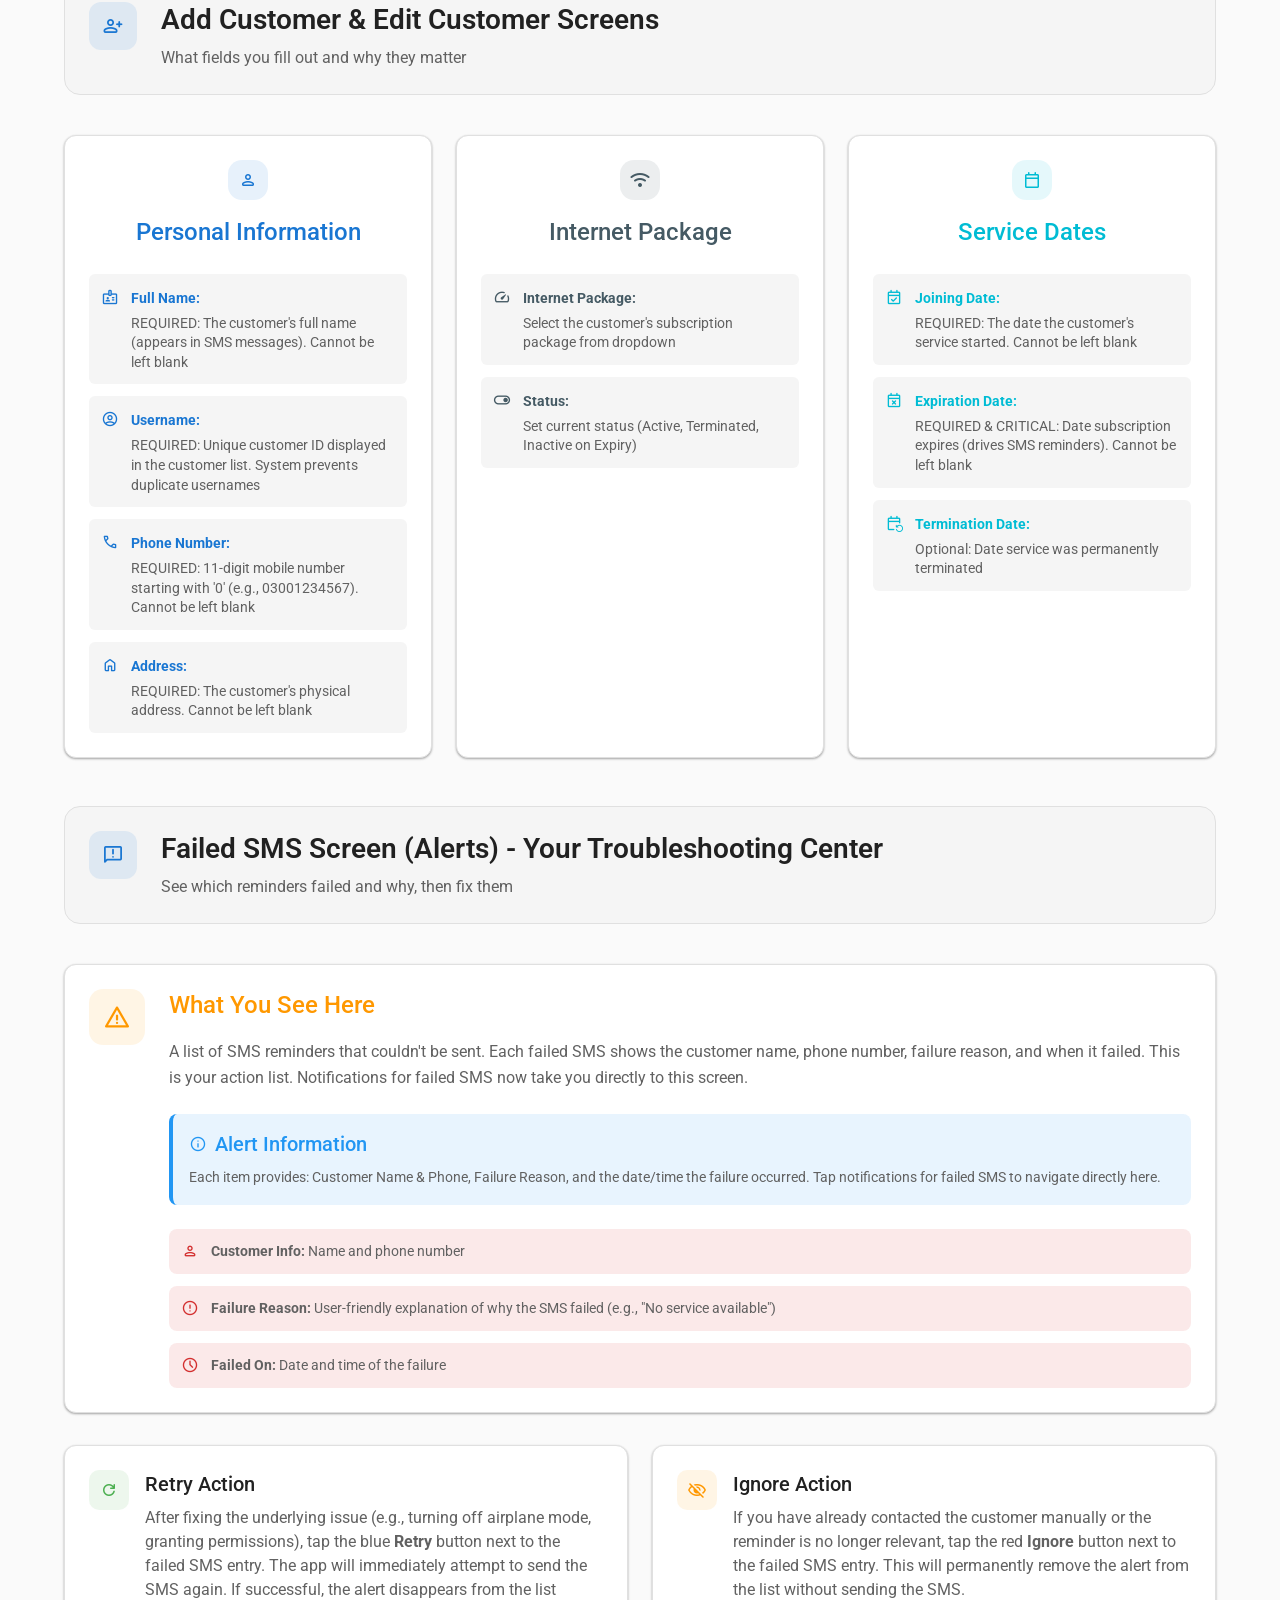
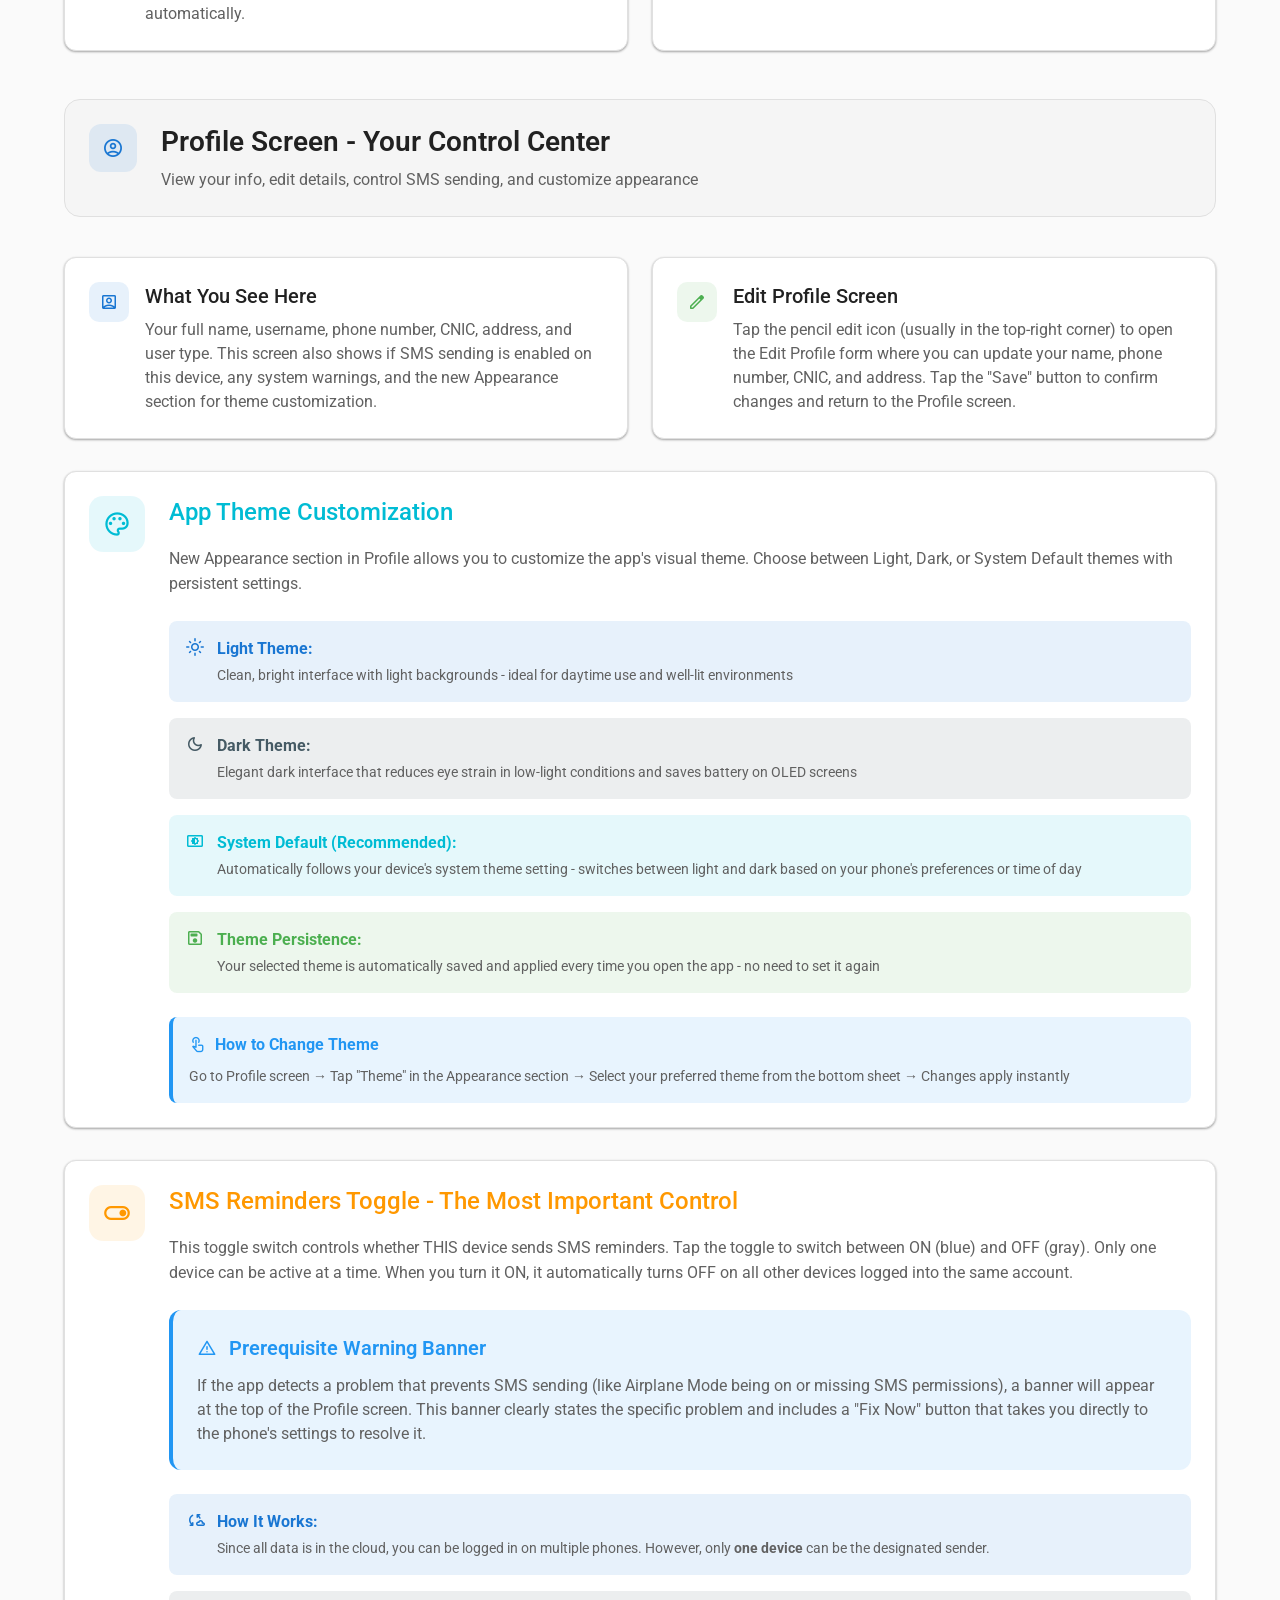
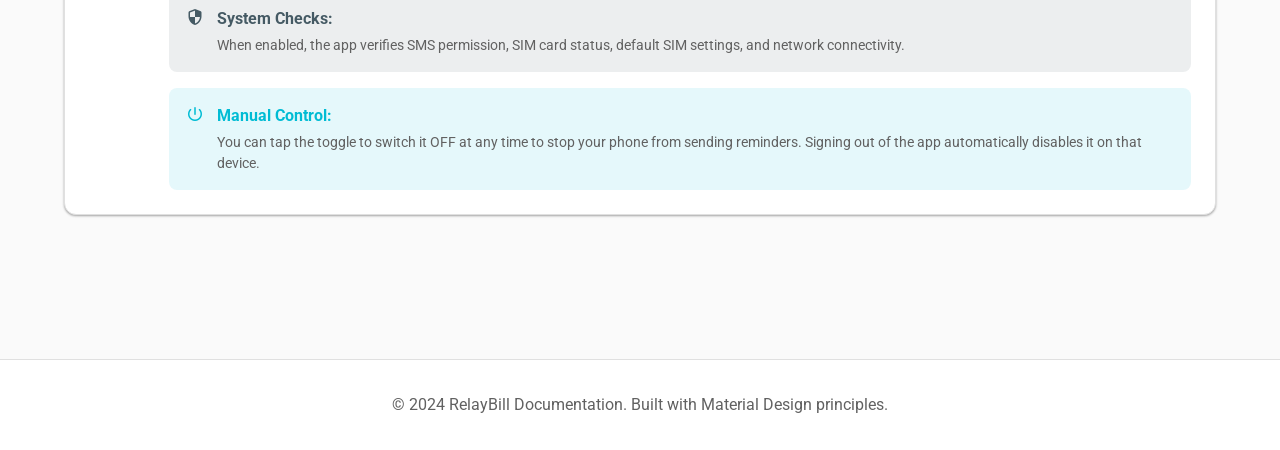
<file: features.html>
<!DOCTYPE html>
<html lang="en">
<head>
    <meta charset="UTF-8">
    <meta name="viewport" content="width=device-width, initial-scale=1.0">
    <title>Features - RelayBill User Guide</title>
    <link rel="stylesheet" href="assets/css/styles.css">
    <link rel="icon" href="assets/img/logo.png" type="image/png">
    <meta name="description" content="Comprehensive guide to RelayBill's core features: Customer management, Alerts system, and Profile settings.">
</head>
<body>
    <div id="header-container"></div>
    <main class="main-content">
        <div class="container">
            <div id="page-header" class="mb-4"></div>
            <section class="mb-5" id="customers">
                <div id="customer-header" class="mb-4"></div>
                <div class="card mb-4" id="customer-main-card"></div>
                <div id="customer-form-header" class="mb-4"></div>
                <div class="grid grid-3" id="customer-form-sections"></div>
            </section>
            <section class="mb-5" id="alerts">
                <div id="alerts-header" class="mb-4"></div>
                <div class="card mb-4" id="alerts-main-card"></div>
                <div class="grid grid-2" id="alerts-actions"></div>
            </section>
            <section class="mb-5" id="profile">
                <div id="profile-header" class="mb-4"></div>
                <div class="grid grid-2 mb-4" id="profile-features"></div>
                <div id="theme-section" class="mb-4"></div>
                <div id="sms-toggle-banner"></div>
            </section>
        </div>
    </main>
    <div id="footer-container"></div>
    <script src="assets/js/components.js"></script>
    <script src="assets/js/app.js"></script>
    <script>
        document.addEventListener('DOMContentLoaded', function() {
            const pageHeader = ui.createSectionHeader(
                'App Screens Guide',
                'What you see and how to use each screen',
                'smartphone'
            );
            document.getElementById('page-header').appendChild(pageHeader);
            const customerHeader = ui.createSectionHeader(
                'Customer Screen - Your Main Workspace',
                'View, search, filter, add, and edit customers',
                'group'
            );
            document.getElementById('customer-header').appendChild(customerHeader);
            const customerMainCard = document.getElementById('customer-main-card');
            customerMainCard.innerHTML = `
                <div style="display: flex; align-items: flex-start; gap: 1.5rem;">
                    <div class="icon-box" style="background: var(--primary-container); flex-shrink: 0;">
                        <span class="material-symbols-rounded" style="color: var(--primary); font-size: 28px;">dashboard</span>
                    </div>
                    <div style="flex: 1;">
                        <h3 style="margin: 0 0 1rem 0; color: var(--primary);">What You See Here</h3>
                        <p style="margin-bottom: 1.5rem; color: var(--on-surface-variant);">A list of all your customers with their names, phone numbers, package details, and expiration dates. Each customer shows their current status (Active, Terminated, etc.).</p>
                        <div style="display: flex; flex-direction: column; gap: 1rem;">
                            <div style="display: flex; align-items: flex-start; gap: 0.75rem; padding: 1rem; background: var(--primary-container); border-radius: 8px;">
                                <span class="material-symbols-rounded" style="color: var(--primary); font-size: 20px;">search</span>
                                <div>
                                    <strong style="color: var(--primary);">Search:</strong>
                                    <div style="color: var(--on-surface-variant); font-size: 0.875rem; margin-top: 0.25rem;">Use the search bar at the top to quickly find a customer by name</div>
                                </div>
                            </div>
                            <div style="display: flex; align-items: flex-start; gap: 0.75rem; padding: 1rem; background: var(--secondary-container); border-radius: 8px;">
                                <span class="material-symbols-rounded" style="color: var(--secondary); font-size: 20px;">tune</span>
                                <div>
                                    <strong style="color: var(--secondary);">Filter:</strong>
                                    <div style="color: var(--on-surface-variant); font-size: 0.875rem; margin-top: 0.25rem;">Tap the filter icon to show customers by status: All, Active, Terminated, or Inactive on Expiry</div>
                                </div>
                            </div>
                            <div style="display: flex; align-items: flex-start; gap: 0.75rem; padding: 1rem; background: var(--tertiary-container); border-radius: 8px;">
                                <span class="material-symbols-rounded" style="color: var(--tertiary); font-size: 20px;">add_circle</span>
                                <div>
                                    <strong style="color: var(--tertiary);">Add Customer:</strong>
                                    <div style="color: var(--on-surface-variant); font-size: 0.875rem; margin-top: 0.25rem;">Tap the blue floating + button (bottom right) to open the Add Customer screen with empty form fields</div>
                                </div>
                            </div>
                            <div style="display: flex; align-items: flex-start; gap: 0.75rem; padding: 1rem; background: var(--success-container); border-radius: 8px;">
                                <span class="material-symbols-rounded" style="color: var(--success); font-size: 20px;">edit</span>
                                <div>
                                    <strong style="color: var(--success);">Edit Customer:</strong>
                                    <div style="color: var(--on-surface-variant); font-size: 0.875rem; margin-top: 0.25rem;">Tap the tonal edit button (with the pencil icon) on the customer card to open the Edit Customer screen with pre-filled form fields</div>
                                </div>
                            </div>
                            <div style="display: flex; align-items: flex-start; gap: 0.75rem; padding: 1rem; background: var(--error-container); border-radius: 8px;">
                                <span class="material-symbols-rounded" style="color: var(--error); font-size: 20px;">delete</span>
                                <div>
                                    <strong style="color: var(--error);">Delete Customer:</strong>
                                    <div style="color: var(--on-surface-variant); font-size: 0.875rem; margin-top: 0.25rem;">On each customer card, tap the red delete button (trash icon). A confirmation dialog appears asking "Are you sure you want to delete [Customer Name]? This action cannot be undone and all customer data will be permanently removed." Tap "Delete" to confirm or "Cancel" to abort</div>
                                </div>
                            </div>
                            <div style="display: flex; align-items: flex-start; gap: 0.75rem; padding: 1rem; background: var(--info-container); border-radius: 8px;">
                                <span class="material-symbols-rounded" style="color: var(--info); font-size: 20px;">refresh</span>
                                <div>
                                    <strong style="color: var(--info);">Auto-Refresh List:</strong>
                                    <div style="color: var(--on-surface-variant); font-size: 0.875rem; margin-top: 0.25rem;">After adding, editing, or deleting a customer, the list automatically updates to show your changes when you return to the Customer screen</div>
                                </div>
                            </div>
                            <div style="display: flex; align-items: flex-start; gap: 0.75rem; padding: 1rem; background: var(--warning-container); border-radius: 8px;">
                                <span class="material-symbols-rounded" style="color: var(--warning); font-size: 20px;">swipe_down</span>
                                <div>
                                    <strong style="color: var(--warning);">Manual Refresh:</strong>
                                    <div style="color: var(--on-surface-variant); font-size: 0.875rem; margin-top: 0.25rem;">Swipe down from the top of the customer list to manually refresh. A loading spinner appears while fetching the latest data from the server</div>
                                </div>
                            </div>
                        </div>
                    </div>
                </div>
            `;
            const customerFormHeader = ui.createSectionHeader(
                'Add Customer & Edit Customer Screens',
                'What fields you fill out and why they matter',
                'person_add'
            );
            document.getElementById('customer-form-header').appendChild(customerFormHeader);
            const customerFormSections = document.getElementById('customer-form-sections');
            const formSections = [
                {
                    icon: 'person',
                    title: 'Personal Information',
                    items: [
                        { icon: 'badge', field: 'Full Name', description: 'REQUIRED: The customer\'s full name (appears in SMS messages). Cannot be left blank' },
                        { icon: 'account_circle', field: 'Username', description: 'REQUIRED: Unique customer ID displayed in the customer list. System prevents duplicate usernames' },
                        { icon: 'phone', field: 'Phone Number', description: 'REQUIRED: 11-digit mobile number starting with \'0\' (e.g., 03001234567). Cannot be left blank' },
                        { icon: 'home', field: 'Address', description: 'REQUIRED: The customer\'s physical address. Cannot be left blank' }
                    ],
                    variant: 'primary'
                },
                {
                    icon: 'wifi',
                    title: 'Internet Package',
                    items: [
                        { icon: 'speed', field: 'Internet Package', description: 'Select the customer\'s subscription package from dropdown' },
                        { icon: 'toggle_on', field: 'Status', description: 'Set current status (Active, Terminated, Inactive on Expiry)' }
                    ],
                    variant: 'secondary'
                },
                {
                    icon: 'calendar_today',
                    title: 'Service Dates',
                    items: [
                        { icon: 'event_available', field: 'Joining Date', description: 'REQUIRED: The date the customer\'s service started. Cannot be left blank' },
                        { icon: 'event_busy', field: 'Expiration Date', description: 'REQUIRED & CRITICAL: Date subscription expires (drives SMS reminders). Cannot be left blank' },
                        { icon: 'event_repeat', field: 'Termination Date', description: 'Optional: Date service was permanently terminated' }
                    ],
                    variant: 'tertiary'
                }
            ];
            formSections.forEach(section => {
                const sectionCard = document.createElement('div');
                sectionCard.className = 'card';
                const itemsHtml = section.items.map(item => `
                    <div style="display: flex; align-items: flex-start; gap: 0.75rem; padding: 0.75rem; background: var(--surface-variant); border-radius: 6px;">
                        <span class="material-symbols-rounded" style="color: var(--${section.variant}); font-size: 18px; margin-top: 2px;">${item.icon}</span>
                        <div>
                            <strong style="color: var(--${section.variant}); font-size: 0.9rem;">${item.field}:</strong>
                            <div style="color: var(--on-surface-variant); font-size: 0.875rem; margin-top: 0.25rem; line-height: 1.4;">${item.description}</div>
                        </div>
                    </div>
                `).join('');
                sectionCard.innerHTML = `
                    <div style="display: flex; align-items: center; gap: 0.75rem; margin-bottom: 1.5rem;">
                        <div class="icon-box" style="width: 40px; height: 40px; background: var(--${section.variant}-container);">
                            <span class="material-symbols-rounded" style="color: var(--${section.variant}); font-size: 20px;">${section.icon}</span>
                        </div>
                        <h3 style="margin: 0; color: var(--${section.variant});">${section.title}</h3>
                    </div>
                    <div style="display: flex; flex-direction: column; gap: 0.75rem;">
                        ${itemsHtml}
                    </div>
                `;
                customerFormSections.appendChild(sectionCard);
            });
            const alertsHeader = ui.createSectionHeader(
                'Failed SMS Screen (Alerts) - Your Troubleshooting Center',
                'See which reminders failed and why, then fix them',
                'sms_failed'
            );
            document.getElementById('alerts-header').appendChild(alertsHeader);
            const alertsMainCard = document.getElementById('alerts-main-card');
            alertsMainCard.innerHTML = `
                <div style="display: flex; align-items: flex-start; gap: 1.5rem;">
                    <div class="icon-box" style="background: var(--warning-container); flex-shrink: 0;">
                        <span class="material-symbols-rounded" style="color: var(--warning); font-size: 28px;">warning</span>
                    </div>
                    <div style="flex: 1;">
                        <h3 style="margin: 0 0 1rem 0; color: var(--warning);">What You See Here</h3>
                        <p style="margin-bottom: 1.5rem; color: var(--on-surface-variant);">A list of SMS reminders that couldn't be sent. Each failed SMS shows the customer name, phone number, failure reason, and when it failed. This is your action list. Notifications for failed SMS now take you directly to this screen.</p>
                        <div style="padding: 1rem; background: var(--info-container); border-radius: 8px; border-left: 4px solid var(--info); margin-bottom: 1.5rem;">
                            <h4 style="margin: 0 0 0.5rem 0; color: var(--info); display: flex; align-items: center; gap: 0.5rem;">
                                <span class="material-symbols-rounded" style="font-size: 18px;">info</span>
                                Alert Information
                            </h4>
                            <p style="margin: 0; font-size: 0.875rem; color: var(--on-surface-variant);">Each item provides: Customer Name & Phone, Failure Reason, and the date/time the failure occurred. Tap notifications for failed SMS to navigate directly here.</p>
                        </div>
                        <div style="display: flex; flex-direction: column; gap: 0.75rem;">
                            <div style="display: flex; align-items: center; gap: 0.75rem; padding: 0.75rem; background: var(--error-container); border-radius: 8px;">
                                <span class="material-symbols-rounded" style="color: var(--error); font-size: 18px;">person</span>
                                <span style="color: var(--on-surface-variant); font-size: 0.875rem;"><strong>Customer Info:</strong> Name and phone number</span>
                            </div>
                            <div style="display: flex; align-items: center; gap: 0.75rem; padding: 0.75rem; background: var(--error-container); border-radius: 8px;">
                                <span class="material-symbols-rounded" style="color: var(--error); font-size: 18px;">error_outline</span>
                                <span style="color: var(--on-surface-variant); font-size: 0.875rem;"><strong>Failure Reason:</strong> User-friendly explanation of why the SMS failed (e.g., "No service available")</span>
                            </div>
                            <div style="display: flex; align-items: center; gap: 0.75rem; padding: 0.75rem; background: var(--error-container); border-radius: 8px;">
                                <span class="material-symbols-rounded" style="color: var(--error); font-size: 18px;">schedule</span>
                                <span style="color: var(--on-surface-variant); font-size: 0.875rem;"><strong>Failed On:</strong> Date and time of the failure</span>
                            </div>
                        </div>
                    </div>
                </div>
            `;
            const alertsActions = document.getElementById('alerts-actions');
            const alertActions = [
                {
                    icon: 'refresh',
                    title: 'Retry Action',
                    content: 'After fixing the underlying issue (e.g., turning off airplane mode, granting permissions), tap the blue <strong>Retry</strong> button next to the failed SMS entry. The app will immediately attempt to send the SMS again. If successful, the alert disappears from the list automatically.',
                    variant: 'success'
                },
                {
                    icon: 'visibility_off',
                    title: 'Ignore Action',
                    content: 'If you have already contacted the customer manually or the reminder is no longer relevant, tap the red <strong>Ignore</strong> button next to the failed SMS entry. This will permanently remove the alert from the list without sending the SMS.',
                    variant: 'warning'
                }
            ];
            alertActions.forEach(action => {
                const actionCard = ui.createInfoCard(
                    action.icon,
                    action.title,
                    action.content,
                    action.variant
                );
                alertsActions.appendChild(actionCard);
            });
            const themeSection = document.getElementById('theme-section');
            const themeCard = document.createElement('div');
            themeCard.className = 'card';
            themeCard.innerHTML = `
                <div style="display: flex; align-items: flex-start; gap: 1.5rem;">
                    <div class="icon-box" style="background: var(--tertiary-container); flex-shrink: 0;">
                        <span class="material-symbols-rounded" style="color: var(--tertiary); font-size: 28px;">palette</span>
                    </div>
                    <div style="flex: 1;">
                        <h3 style="margin: 0 0 1rem 0; color: var(--tertiary);">App Theme Customization</h3>
                        <p style="margin-bottom: 1.5rem; color: var(--on-surface-variant);">New Appearance section in Profile allows you to customize the app's visual theme. Choose between Light, Dark, or System Default themes with persistent settings.</p>
                        <div style="display: flex; flex-direction: column; gap: 1rem;">
                            <div style="display: flex; align-items: flex-start; gap: 0.75rem; padding: 1rem; background: var(--primary-container); border-radius: 8px;">
                                <span class="material-symbols-rounded" style="color: var(--primary); font-size: 20px;">light_mode</span>
                                <div>
                                    <strong style="color: var(--primary);">Light Theme:</strong>
                                    <div style="color: var(--on-surface-variant); font-size: 0.875rem; margin-top: 0.25rem;">Clean, bright interface with light backgrounds - ideal for daytime use and well-lit environments</div>
                                </div>
                            </div>
                            <div style="display: flex; align-items: flex-start; gap: 0.75rem; padding: 1rem; background: var(--secondary-container); border-radius: 8px;">
                                <span class="material-symbols-rounded" style="color: var(--secondary); font-size: 20px;">dark_mode</span>
                                <div>
                                    <strong style="color: var(--secondary);">Dark Theme:</strong>
                                    <div style="color: var(--on-surface-variant); font-size: 0.875rem; margin-top: 0.25rem;">Elegant dark interface that reduces eye strain in low-light conditions and saves battery on OLED screens</div>
                                </div>
                            </div>
                            <div style="display: flex; align-items: flex-start; gap: 0.75rem; padding: 1rem; background: var(--tertiary-container); border-radius: 8px;">
                                <span class="material-symbols-rounded" style="color: var(--tertiary); font-size: 20px;">settings_brightness</span>
                                <div>
                                    <strong style="color: var(--tertiary);">System Default (Recommended):</strong>
                                    <div style="color: var(--on-surface-variant); font-size: 0.875rem; margin-top: 0.25rem;">Automatically follows your device's system theme setting - switches between light and dark based on your phone's preferences or time of day</div>
                                </div>
                            </div>
                            <div style="display: flex; align-items: flex-start; gap: 0.75rem; padding: 1rem; background: var(--success-container); border-radius: 8px;">
                                <span class="material-symbols-rounded" style="color: var(--success); font-size: 20px;">save</span>
                                <div>
                                    <strong style="color: var(--success);">Theme Persistence:</strong>
                                    <div style="color: var(--on-surface-variant); font-size: 0.875rem; margin-top: 0.25rem;">Your selected theme is automatically saved and applied every time you open the app - no need to set it again</div>
                                </div>
                            </div>
                        </div>
                        <div style="padding: 1rem; background: var(--info-container); border-radius: 8px; border-left: 4px solid var(--info); margin-top: 1.5rem;">
                            <div style="display: flex; align-items: center; gap: 0.5rem; margin-bottom: 0.5rem;">
                                <span class="material-symbols-rounded" style="color: var(--info); font-size: 18px;">touch_app</span>
                                <strong style="color: var(--info);">How to Change Theme</strong>
                            </div>
                            <p style="margin: 0; font-size: 0.875rem; color: var(--on-surface-variant);">Go to Profile screen → Tap "Theme" in the Appearance section → Select your preferred theme from the bottom sheet → Changes apply instantly</p>
                        </div>
                    </div>
                </div>
            `;
            themeSection.appendChild(themeCard);
            const profileHeader = ui.createSectionHeader(
                'Profile Screen - Your Control Center',
                'View your info, edit details, control SMS sending, and customize appearance',
                'account_circle'
            );
            document.getElementById('profile-header').appendChild(profileHeader);
            const profileFeatures = document.getElementById('profile-features');
            const profileItems = [
                {
                    icon: 'account_box',
                    title: 'What You See Here',
                    content: 'Your full name, username, phone number, CNIC, address, and user type. This screen also shows if SMS sending is enabled on this device, any system warnings, and the new Appearance section for theme customization.',
                    variant: 'default'
                },
                {
                    icon: 'edit',
                    title: 'Edit Profile Screen',
                    content: 'Tap the pencil edit icon (usually in the top-right corner) to open the Edit Profile form where you can update your name, phone number, CNIC, and address. Tap the "Save" button to confirm changes and return to the Profile screen.',
                    variant: 'success'
                }
            ];
            profileItems.forEach(item => {
                const profileCard = ui.createInfoCard(
                    item.icon,
                    item.title,
                    item.content,
                    item.variant
                );
                profileFeatures.appendChild(profileCard);
            });
            const smsToggleBanner = document.getElementById('sms-toggle-banner');
            const toggleCard = document.createElement('div');
            toggleCard.className = 'card';
            toggleCard.innerHTML = `
                <div style="display: flex; align-items: flex-start; gap: 1.5rem;">
                    <div class="icon-box" style="background: var(--warning-container); flex-shrink: 0;">
                        <span class="material-symbols-rounded" style="color: var(--warning); font-size: 28px;">toggle_on</span>
                    </div>
                    <div style="flex: 1;">
                        <h3 style="margin: 0 0 1rem 0; color: var(--warning);">SMS Reminders Toggle - The Most Important Control</h3>
                        <p style="margin-bottom: 1.5rem; color: var(--on-surface-variant);">This toggle switch controls whether THIS device sends SMS reminders. Tap the toggle to switch between ON (blue) and OFF (gray). Only one device can be active at a time. When you turn it ON, it automatically turns OFF on all other devices logged into the same account.</p>
                        <div style="background: var(--info-container); border-radius: 12px; padding: 1.5rem; border-left: 4px solid var(--info); margin-bottom: 1.5rem;">
                            <div style="display: flex; align-items: center; gap: 0.75rem; margin-bottom: 0.75rem;">
                                <span class="material-symbols-rounded" style="color: var(--info); font-size: 20px;">warning</span>
                                <h4 style="margin: 0; color: var(--info); font-weight: 600;">Prerequisite Warning Banner</h4>
                            </div>
                            <p style="margin: 0; color: var(--on-surface-variant); line-height: 1.5;">If the app detects a problem that prevents SMS sending (like Airplane Mode being on or missing SMS permissions), a banner will appear at the top of the Profile screen. This banner clearly states the specific problem and includes a "Fix Now" button that takes you directly to the phone's settings to resolve it.</p>
                        </div>
                        <div style="display: flex; flex-direction: column; gap: 1rem;">
                            <div style="display: flex; align-items: flex-start; gap: 0.75rem; padding: 1rem; background: var(--primary-container); border-radius: 8px;">
                                <span class="material-symbols-rounded" style="color: var(--primary); font-size: 20px;">cloud_sync</span>
                                <div>
                                    <strong style="color: var(--primary);">How It Works:</strong>
                                    <div style="color: var(--on-surface-variant); font-size: 0.875rem; margin-top: 0.25rem;">Since all data is in the cloud, you can be logged in on multiple phones. However, only <strong>one device</strong> can be the designated sender.</div>
                                </div>
                            </div>
                            <div style="display: flex; align-items: flex-start; gap: 0.75rem; padding: 1rem; background: var(--secondary-container); border-radius: 8px;">
                                <span class="material-symbols-rounded" style="color: var(--secondary); font-size: 20px;">security</span>
                                <div>
                                    <strong style="color: var(--secondary);">System Checks:</strong>
                                    <div style="color: var(--on-surface-variant); font-size: 0.875rem; margin-top: 0.25rem;">When enabled, the app verifies SMS permission, SIM card status, default SIM settings, and network connectivity.</div>
                                </div>
                            </div>
                            <div style="display: flex; align-items: flex-start; gap: 0.75rem; padding: 1rem; background: var(--tertiary-container); border-radius: 8px;">
                                <span class="material-symbols-rounded" style="color: var(--tertiary); font-size: 20px;">power_settings_new</span>
                                <div>
                                    <strong style="color: var(--tertiary);">Manual Control:</strong>
                                    <div style="color: var(--on-surface-variant); font-size: 0.875rem; margin-top: 0.25rem;">You can tap the toggle to switch it OFF at any time to stop your phone from sending reminders. Signing out of the app automatically disables it on that device.</div>
                                </div>
                            </div>
                        </div>
                    </div>
                </div>
            `;
            smsToggleBanner.appendChild(toggleCard);
        });
    </script>
</body>
</html>
</file>
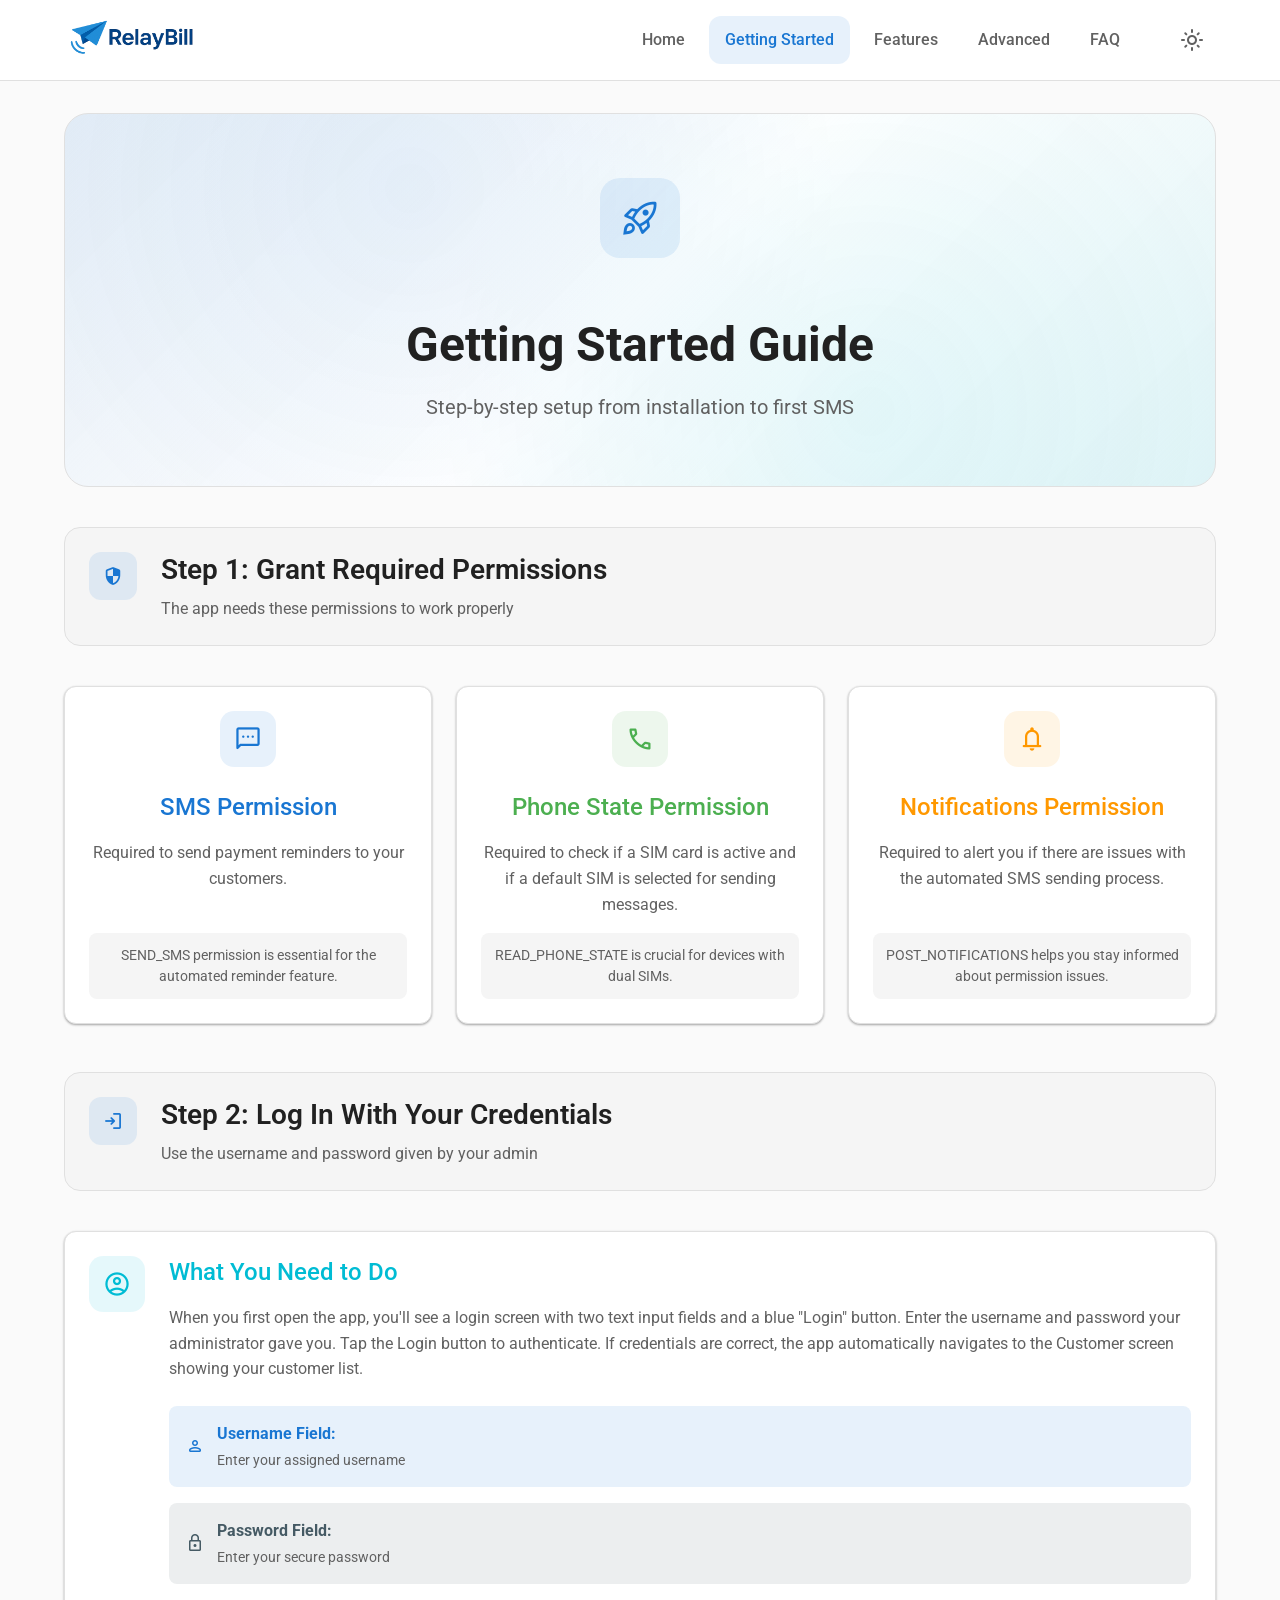
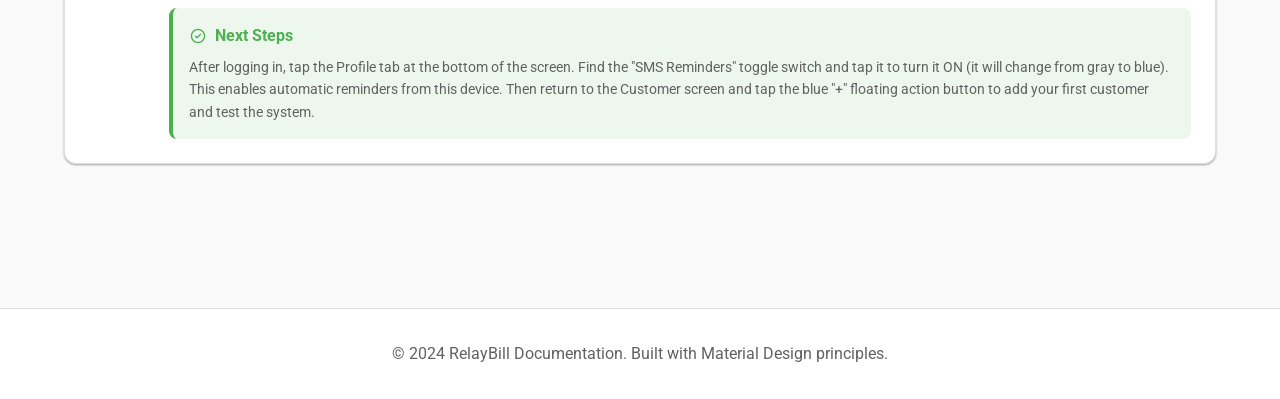
<file: getting-started.html>
<!DOCTYPE html>
<html lang="en">
<head>
    <meta charset="UTF-8">
    <meta name="viewport" content="width=device-width, initial-scale=1.0">
    <title>Getting Started - RelayBill User Guide</title>
    <link rel="stylesheet" href="assets/css/styles.css">
    <link rel="icon" href="assets/img/logo.png" type="image/png">
    <meta name="description" content="Complete step-by-step guide to setting up RelayBill for automated SMS payment reminders.">
</head>
<body>
    <div id="header-container"></div>
    <main class="main-content">
        <div class="container">
            <div id="page-header" class="mb-4"></div>
            <section class="mb-5">
                <div id="permissions-header" class="mb-4"></div>
                <div class="grid grid-3" id="permissions-grid"></div>
            </section>
            <section class="mb-5">
                <div id="login-header" class="mb-4"></div>
                <div class="card" id="login-card"></div>
            </section>
        </div>
    </main>
    <div id="footer-container"></div>
    <script src="assets/js/components.js"></script>
    <script src="assets/js/app.js"></script>
    <script>
        document.addEventListener('DOMContentLoaded', function() {
            const pageHeader = ui.createSectionHeader(
                'Getting Started Guide',
                'Step-by-step setup from installation to first SMS',
                'rocket_launch'
            );
            document.getElementById('page-header').appendChild(pageHeader);
            const permissionsHeader = ui.createSectionHeader(
                'Step 1: Grant Required Permissions',
                'The app needs these permissions to work properly',
                'security'
            );
            document.getElementById('permissions-header').appendChild(permissionsHeader);
            const permissionsGrid = document.getElementById('permissions-grid');
            const permissions = [
                {
                    icon: 'sms',
                    title: 'SMS Permission',
                    description: 'Required to send payment reminders to your customers.',
                    details: 'SEND_SMS permission is essential for the automated reminder feature.',
                    variant: 'default'
                },
                {
                    icon: 'phone',
                    title: 'Phone State Permission',
                    description: 'Required to check if a SIM card is active and if a default SIM is selected for sending messages.',
                    details: 'READ_PHONE_STATE is crucial for devices with dual SIMs.',
                    variant: 'success'
                },
                {
                    icon: 'notifications',
                    title: 'Notifications Permission',
                    description: 'Required to alert you if there are issues with the automated SMS sending process.',
                    details: 'POST_NOTIFICATIONS helps you stay informed about permission issues.',
                    variant: 'warning'
                }
            ];
            permissions.forEach(permission => {
                const permissionCard = document.createElement('div');
                permissionCard.className = 'card';
                permissionCard.style.textAlign = 'center';
                permissionCard.style.display = 'flex';
                permissionCard.style.flexDirection = 'column';
                permissionCard.style.height = '100%';
                permissionCard.innerHTML = `
                    <div class="icon-box" style="margin-bottom: 1.5rem; background: var(--${permission.variant === 'default' ? 'primary' : permission.variant}-container);">
                        <span class="material-symbols-rounded" style="color: var(--${permission.variant === 'default' ? 'primary' : permission.variant}); font-size: 28px;">${permission.icon}</span>
                    </div>
                    <h3 style="margin-bottom: 1rem; color: var(--${permission.variant === 'default' ? 'primary' : permission.variant});">${permission.title}</h3>
                    <p style="margin-bottom: 1rem; color: var(--on-surface-variant); flex: 1;">${permission.description}</p>
                    <div style="padding: 0.75rem; background: var(--surface-variant); border-radius: 8px; font-size: 0.875rem; color: var(--on-surface-variant); margin-top: auto;">
                        ${permission.details}
                    </div>
                `;
                permissionsGrid.appendChild(permissionCard);
            });
            const loginHeader = ui.createSectionHeader(
                'Step 2: Log In With Your Credentials',
                'Use the username and password given by your admin',
                'login'
            );
            document.getElementById('login-header').appendChild(loginHeader);
            const loginCard = document.getElementById('login-card');
            loginCard.innerHTML = `
                <div style="display: flex; align-items: flex-start; gap: 1.5rem;">
                    <div class="icon-box" style="background: var(--tertiary-container); flex-shrink: 0;">
                        <span class="material-symbols-rounded" style="color: var(--tertiary); font-size: 28px;">account_circle</span>
                    </div>
                    <div style="flex: 1;">
                        <h3 style="margin: 0 0 1rem 0; color: var(--tertiary);">What You Need to Do</h3>
                        <p style="margin-bottom: 1.5rem; color: var(--on-surface-variant);">When you first open the app, you'll see a login screen with two text input fields and a blue "Login" button. Enter the username and password your administrator gave you. Tap the Login button to authenticate. If credentials are correct, the app automatically navigates to the Customer screen showing your customer list.</p>
                        <div style="display: flex; flex-direction: column; gap: 1rem;">
                            <div style="display: flex; align-items: center; gap: 0.75rem; padding: 1rem; background: var(--primary-container); border-radius: 8px;">
                                <span class="material-symbols-rounded" style="color: var(--primary); font-size: 20px;">person</span>
                                <div>
                                    <strong style="color: var(--primary);">Username Field:</strong>
                                    <div style="color: var(--on-surface-variant); font-size: 0.875rem; margin-top: 0.25rem;">Enter your assigned username</div>
                                </div>
                            </div>
                            <div style="display: flex; align-items: center; gap: 0.75rem; padding: 1rem; background: var(--secondary-container); border-radius: 8px;">
                                <span class="material-symbols-rounded" style="color: var(--secondary); font-size: 20px;">lock</span>
                                <div>
                                    <strong style="color: var(--secondary);">Password Field:</strong>
                                    <div style="color: var(--on-surface-variant); font-size: 0.875rem; margin-top: 0.25rem;">Enter your secure password</div>
                                </div>
                            </div>
                        </div>
                        <div style="margin-top: 1.5rem; padding: 1rem; background: var(--success-container); border-radius: 8px; border-left: 4px solid var(--success);">
                            <div style="display: flex; align-items: center; gap: 0.5rem; margin-bottom: 0.5rem;">
                                <span class="material-symbols-rounded" style="color: var(--success); font-size: 18px;">check_circle</span>
                                <strong style="color: var(--success);">Next Steps</strong>
                            </div>
                            <p style="margin: 0; font-size: 0.875rem; color: var(--on-surface-variant);">After logging in, tap the Profile tab at the bottom of the screen. Find the "SMS Reminders" toggle switch and tap it to turn it ON (it will change from gray to blue). This enables automatic reminders from this device. Then return to the Customer screen and tap the blue "+" floating action button to add your first customer and test the system.</p>
                        </div>
                    </div>
                </div>
            `;
        });
    </script>
</body>

</html>
</file>
<file: assets/css/styles.css>
@import url('https://fonts.googleapis.com/css2?family=Roboto:wght@300;400;500;700&display=swap');
        @import url('https://fonts.googleapis.com/css2?family=Material+Symbols+Rounded:opsz,wght,FILL,GRAD@20..48,100..700,0..1,-50..200&display=swap');
        :root[data-theme="light"] {
            --primary: #1976D2;
            --primary-rgb: 25, 118, 210;
            --primary-container: rgba(25, 118, 210, 0.1);
            --on-primary: #FFFFFF;
            --on-primary-container: #0D47A1;
            --secondary: #455A64;
            --secondary-rgb: 69, 90, 100;
            --secondary-container: rgba(69, 90, 100, 0.1);
            --on-secondary: #FFFFFF;
            --on-secondary-container: #263238;
            --tertiary: #00BCD4;
            --tertiary-rgb: 0, 188, 212;
            --tertiary-container: rgba(0, 188, 212, 0.1);
            --on-tertiary: #FFFFFF;
            --on-tertiary-container: #006064;
            --success: #4CAF50;
            --success-rgb: 76, 175, 80;
            --warning: #FF9800;
            --warning-rgb: 255, 152, 0;
            --error: #D32F2F;
            --error-rgb: 211, 47, 47;
            --error: #D32F2F;
            --error-container: rgba(211, 47, 47, 0.1);
            --on-error: #FFFFFF;
            --on-error-container: #B71C1C;
            --background: #FAFAFA;
            --on-background: #212121;
            --surface: #FFFFFF;
            --surface-variant: #F5F5F5;
            --on-surface: #212121;
            --on-surface-variant: #616161;
            --outline: #BDBDBD;
            --outline-variant: #E0E0E0;
            --success: #4CAF50;
            --success-container: rgba(76, 175, 80, 0.1);
            --warning: #FF9800;
            --warning-container: rgba(255, 152, 0, 0.1);
            --info: #2196F3;
            --info-container: rgba(33, 150, 243, 0.1);
        }
        :root[data-theme="dark"] {
            --primary: #2196F3;
            --primary-container: rgba(33, 150, 243, 0.1);
            --on-primary: #000000;
            --on-primary-container: #E3F2FD;
            --secondary: #78909C;
            --secondary-container: rgba(120, 144, 156, 0.1);
            --on-secondary: #000000;
            --on-secondary-container: #ECEFF1;
            --tertiary: #4DD0E1;
            --tertiary-container: rgba(77, 208, 225, 0.1);
            --on-tertiary: #000000;
            --on-tertiary-container: #E0F7FA;
            --error: #EF5350;
            --error-container: rgba(239, 83, 80, 0.1);
            --on-error: #000000;
            --on-error-container: #FFEBEE;
            --background: #0F0F0F;
            --on-background: #FFFFFF;
            --surface: #141414;
            --surface-variant: #303030;
            --on-surface: #FFFFFF;
            --on-surface-variant: #BDBDBD;
            --outline: #616161;
            --outline-variant: #424242;
            --success: #4CAF50;
            --success-container: rgba(76, 175, 80, 0.1);
            --warning: #FF9800;
            --warning-container: rgba(255, 152, 0, 0.1);
            --info: #2196F3;
            --info-container: rgba(33, 150, 243, 0.1);
        }
        * {
            margin: 0;
            padding: 0;
            box-sizing: border-box;
        }
        html {
            font-family: 'Roboto', -apple-system, BlinkMacSystemFont, 'Segoe UI', sans-serif;
            line-height: 1.5;
            -webkit-font-smoothing: antialiased;
            -moz-osx-font-smoothing: grayscale;
            scroll-behavior: smooth;
        }
        body {
            background-color: var(--background);
            color: var(--on-background);
            transition: background-color 0.3s ease, color 0.3s ease;
        }
        h1 {
            font-size: 2.5rem;
            font-weight: 700;
            line-height: 1.2;
            margin-bottom: 1rem;
        }
        h2 {
            font-size: 2rem;
            font-weight: 600;
            line-height: 1.3;
            margin-bottom: 0.875rem;
        }
        h3 {
            font-size: 1.5rem;
            font-weight: 500;
            line-height: 1.4;
            margin-bottom: 0.75rem;
        }
        h4 {
            font-size: 1.25rem;
            font-weight: 500;
            line-height: 1.4;
            margin-bottom: 0.625rem;
        }
        h5 {
            font-size: 1.125rem;
            font-weight: 500;
            line-height: 1.4;
            margin-bottom: 0.5rem;
        }
        h6 {
            font-size: 1rem;
            font-weight: 500;
            line-height: 1.4;
            margin-bottom: 0.5rem;
        }
        p {
            font-size: 1rem;
            font-weight: 400;
            line-height: 1.6;
            margin-bottom: 1rem;
        }
        .text-small {
            font-size: 0.875rem;
        }
        .text-large {
            font-size: 1.125rem;
        }
        .container {
            max-width: 1200px;
            margin: 0 auto;
            padding: 0 1.5rem;
        }
        .grid {
            display: grid;
            gap: 1.5rem;
        }
        .grid-2 {
            grid-template-columns: repeat(auto-fit, minmax(300px, 1fr));
        }
        .grid-3 {
            grid-template-columns: repeat(auto-fit, minmax(250px, 1fr));
        }
        .grid-4 {
            grid-template-columns: repeat(auto-fit, minmax(200px, 1fr));
        }
        .mb-1 {
            margin-bottom: 0.5rem;
        }
        .mb-2 {
            margin-bottom: 1rem;
        }
        .mb-3 {
            margin-bottom: 1.5rem;
        }
        .mb-4 {
            margin-bottom: 2rem;
        }
        .mb-5 {
            margin-bottom: 3rem;
        }
        .mt-1 {
            margin-top: 0.5rem;
        }
        .mt-2 {
            margin-top: 1rem;
        }
        .mt-3 {
            margin-top: 1.5rem;
        }
        .mt-4 {
            margin-top: 2rem;
        }
        .header {
            background-color: var(--surface);
            border-bottom: 1px solid var(--outline-variant);
            position: sticky;
            top: 0;
            z-index: 100;
            backdrop-filter: blur(10px);
            transition: all 0.3s ease;
        }
        .header-content {
            display: flex;
            align-items: center;
            justify-content: space-between;
            padding: 1rem 0;
        }
        .logo {
            height: 40px;
            width: auto;
        }
        .nav {
            display: flex;
            align-items: center;
            gap: 2rem;
        }
        .nav-links {
            display: flex;
            list-style: none;
            gap: 0.5rem;
            margin: 0;
        }
        .nav-link {
            display: flex;
            align-items: center;
            padding: 0.75rem 1rem;
            color: var(--on-surface-variant);
            text-decoration: none;
            border-radius: 12px;
            font-weight: 500;
            transition: all 0.2s ease;
            position: relative;
        }
        .nav-link:hover {
            color: var(--on-surface);
            background-color: var(--surface-variant);
            transform: translateY(-1px);
        }
        .nav-link[aria-current="page"] {
            color: var(--primary);
            background-color: var(--primary-container);
        }
        .theme-toggle {
            background: none;
            border: none;
            color: var(--on-surface-variant);
            cursor: pointer;
            padding: 0.75rem;
            border-radius: 50%;
            display: flex;
            align-items: center;
            justify-content: center;
            transition: all 0.2s ease;
            width: 48px;
            height: 48px;
        }
        .theme-toggle:hover {
            background-color: var(--surface-variant);
            color: var(--on-surface);
            transform: rotate(180deg) scale(1.1);
        }
        .theme-toggle:focus {
            outline: 2px solid var(--primary);
            outline-offset: 2px;
        }
        .mobile-nav-toggle {
            display: none;
            background: none;
            border: none;
            font-size: 1.5rem;
            cursor: pointer;
            color: var(--on-surface);
        }
        .mobile-nav {
            position: absolute;
            top: 100%;
            left: 0;
            right: 0;
            background: var(--surface);
            border: 1px solid var(--outline-variant);
            border-radius: 0 0 12px 12px;
            box-shadow: 0 4px 12px rgba(0, 0, 0, 0.15);
            opacity: 0;
            visibility: hidden;
            transform: translateY(-10px);
            transition: all 0.3s ease;
            z-index: 1000;
            padding: 1rem 0;
            max-height: 70vh;
            overflow-y: auto;
        }
        .mobile-nav.active {
            opacity: 1;
            visibility: visible;
            transform: translateY(0);
        }
        .mobile-nav a {
            display: block;
            padding: 0.75rem 1.5rem;
            color: var(--on-surface);
            text-decoration: none;
            transition: background-color 0.2s ease;
            margin: 0;
            width: 100%;
            box-sizing: border-box;
        }
        .mobile-nav a:hover {
            background-color: var(--surface-variant);
        }
        .mobile-nav a.active {
            background-color: var(--primary-container);
            color: var(--primary);
            margin: 0;
            width: 100%;
        }
        .main-content {
            min-height: calc(100vh - 80px);
            padding: 2rem 0;
        }
        .page-section {
            padding-top: 80px;
            margin-top: -80px;
        }
        .page-section>section {
            margin-top: 2rem;
        }
        .btn {
            display: inline-flex;
            align-items: center;
            gap: 0.5rem;
            padding: 0.75rem 1.5rem;
            border: none;
            border-radius: 12px;
            font-family: inherit;
            font-size: 0.875rem;
            font-weight: 500;
            text-decoration: none;
            cursor: pointer;
            transition: all 0.2s ease;
            position: relative;
            overflow: hidden;
        }
        .btn-filled {
            background-color: var(--primary);
            color: var(--on-primary);
            box-shadow: 0 1px 3px rgba(0, 0, 0, 0.12), 0 1px 2px rgba(0, 0, 0, 0.24);
        }
        .btn-filled:hover {
            box-shadow: 0 3px 6px rgba(0, 0, 0, 0.16), 0 3px 6px rgba(0, 0, 0, 0.23);
            transform: translateY(-2px);
        }
        .btn-outlined {
            background-color: transparent;
            color: var(--primary);
            border: 1px solid var(--primary);
        }
        .btn-outlined:hover {
            background-color: var(--primary-container);
            transform: translateY(-1px);
        }
        .btn-text {
            background-color: transparent;
            color: var(--primary);
            padding: 0.5rem 1rem;
        }
        .btn-text:hover {
            background-color: var(--primary-container);
        }
        .card {
            background: var(--surface);
            border: 1px solid var(--outline-variant);
            border-radius: 12px;
            padding: 1.5rem;
            box-shadow: 0 1px 3px rgba(0, 0, 0, 0.12), 0 1px 2px rgba(0, 0, 0, 0.24);
            transition: all 0.3s cubic-bezier(0.25, 0.8, 0.25, 1);
        }
        .card-header {
            display: flex;
            flex-direction: column;
            align-items: center;
            text-align: center;
            gap: 1rem;
            margin-bottom: 1.5rem;
        }
        .card-header .icon-box {
            margin: 0 auto;
        }
        .card-header h3 {
            margin: 0;
            text-align: center;
        }
        .card [style*="display: flex; align-items: center; gap: 1rem; margin-bottom: 1rem"] {
            display: flex !important;
            flex-direction: column !important;
            align-items: center !important;
            text-align: center !important;
            gap: 1rem !important;
            margin-bottom: 1.5rem !important;
        }
        .card [style*="display: flex; align-items: center; gap: 1rem; margin-bottom: 1rem"] .icon-box {
            margin: 0 auto !important;
        }
        .card [style*="display: flex; align-items: center; gap: 1rem; margin-bottom: 1rem"] h3 {
            margin: 0 !important;
            text-align: center !important;
        }
        @media (max-width: 768px) {
            .card {
                padding: 1rem;
            }
            .card [style*="display: flex; align-items: flex-start; gap: 1.5rem"] {
                flex-direction: column !important;
                gap: 1rem !important;
                align-items: center !important;
                text-align: center !important;
            }
            .card [style*="display: flex; align-items: flex-start; gap: 1.5rem"] .icon-box {
                flex-shrink: 0 !important;
                margin: 0 auto !important;
            }
            .card [style*="display: flex; align-items: flex-start; gap: 1.5rem"]>div[style*="flex: 1"] {
                flex: none !important;
                width: 100% !important;
            }
            .card div[style*="background: var(--info-container)"],
            .card div[style*="background: var(--warning-container)"],
            .card div[style*="background: var(--error-container)"] {
                text-align: left !important;
            }
            .card div[style*="background: var(--info-container)"] *,
            .card div[style*="background: var(--warning-container)"] *,
            .card div[style*="background: var(--error-container)"] * {
                text-align: left !important;
            }
            .card [style*="display: flex; align-items: center; gap: 0.75rem; padding: 1rem"],
            .card [style*="display: flex; align-items: flex-start; gap: 0.75rem; padding: 1rem"] {
                flex-direction: row !important;
                align-items: flex-start !important;
                text-align: left !important;
                gap: 0.75rem !important;
            }
            .card [style*="display: flex; align-items: center; gap: 0.75rem; padding: 1rem"]>div,
            .card [style*="display: flex; align-items: flex-start; gap: 0.75rem; padding: 1rem"]>div {
                text-align: left !important;
            }
            .card [style*="display: flex; align-items: center; gap: 0.75rem; padding: 1rem"] *,
            .card [style*="display: flex; align-items: flex-start; gap: 0.75rem; padding: 1rem"] * {
                text-align: left !important;
            }
            .card [style*="display: flex; align-items: center; gap: 0.5rem; margin-bottom: 0.5rem"] {
                flex-direction: row !important;
                align-items: center !important;
                gap: 0.5rem !important;
            }
        }
        .card [style*="display: flex; align-items: center; gap: 0.75rem; margin-bottom: 1.5rem"] {
            flex-direction: column !important;
            align-items: center !important;
            text-align: center !important;
            gap: 1rem !important;
            margin-bottom: 1.5rem !important;
        }
        .card [style*="display: flex; align-items: center; gap: 0.75rem; margin-bottom: 1.5rem"] .icon-box {
            margin: 0 auto !important;
        }
        .card [style*="display: flex; align-items: center; gap: 0.75rem; margin-bottom: 1.5rem"] h3 {
            margin: 0 !important;
            text-align: center !important;
        }
        .card.surface-variant {
            background: var(--surface-variant);
        }
        .card.secondary-container {
            background: var(--secondary-container);
            border: 1px solid var(--secondary);
        }
        .card:hover {
            transform: translateY(-2px);
            box-shadow: 0 4px 12px rgba(0, 0, 0, 0.15), 0 2px 4px rgba(0, 0, 0, 0.12);
        }
        .card[style*="cursor: pointer"]:hover {
            background: var(--surface-variant);
            transform: translateY(-4px);
            box-shadow: 0 8px 16px rgba(0, 0, 0, 0.2), 0 12px 32px rgba(0, 0, 0, 0.15);
        }
        .icon-box {
            width: 56px;
            height: 56px;
            border-radius: 14px;
            background-color: var(--primary-container);
            display: flex;
            align-items: center;
            justify-content: center;
            margin: 0 auto;
            flex-shrink: 0;
        }
        .icon-box .material-symbols-rounded {
            color: var(--primary);
            font-size: 24px;
            display: block;
            line-height: 1;
        }
        .faq-grid {
            display: grid;
            grid-template-columns: 1fr;
            gap: 1.25rem;
            margin-bottom: 2rem;
        }
        @media (min-width: 768px) {
            .faq-grid {
                grid-template-columns: repeat(2, 1fr);
                gap: 1.5rem;
            }
        }
        @media (min-width: 1024px) {
            .faq-grid {
                grid-template-columns: repeat(3, 1fr);
                gap: 1.5rem;
            }
        }
        @media (min-width: 1200px) {
            .faq-grid {
                grid-template-columns: repeat(4, 1fr);
                gap: 1.75rem;
            }
        }
        .faq-icon-box {
            border: 1px solid var(--outline-variant);
            border-radius: 20px;
            padding: 2rem;
            text-align: left;
            transition: all 0.3s ease;
            position: relative;
            overflow: hidden;
            min-height: 220px;
            display: flex;
            flex-direction: column;
            box-shadow: 0 2px 8px rgba(0, 0, 0, 0.06);
        }
        .faq-icon-box.color-primary {
            background: rgba(var(--primary-rgb), 0.1);
            border-color: rgba(var(--primary-rgb), 0.15);
        }
        .faq-icon-box.color-secondary {
            background: rgba(var(--secondary-rgb), 0.1);
            border-color: rgba(var(--secondary-rgb), 0.15);
        }
        .faq-icon-box.color-tertiary {
            background: rgba(var(--tertiary-rgb), 0.1);
            border-color: rgba(var(--tertiary-rgb), 0.15);
        }
        .faq-icon-box.color-success {
            background: rgba(var(--success-rgb), 0.1);
            border-color: rgba(var(--success-rgb), 0.15);
        }
        .faq-icon-box.color-warning {
            background: rgba(var(--warning-rgb), 0.1);
            border-color: rgba(var(--warning-rgb), 0.15);
        }
        .faq-icon-box.color-error {
            background: rgba(var(--error-rgb), 0.1);
            border-color: rgba(var(--error-rgb), 0.15);
        }
        .faq-icon-box:hover {
            transform: translateY(-4px);
            box-shadow: 0 8px 32px rgba(0, 0, 0, 0.15);
        }
        .faq-icon-box.color-primary:hover {
            border-color: var(--primary);
            box-shadow: 0 8px 32px rgba(var(--primary-rgb), 0.25);
        }
        .faq-icon-box.color-secondary:hover {
            border-color: var(--secondary);
            box-shadow: 0 8px 32px rgba(var(--secondary-rgb), 0.25);
        }
        .faq-icon-box.color-tertiary:hover {
            border-color: var(--tertiary);
            box-shadow: 0 8px 32px rgba(var(--tertiary-rgb), 0.25);
        }
        .faq-icon-box.color-success:hover {
            border-color: var(--success);
            box-shadow: 0 8px 32px rgba(var(--success-rgb), 0.25);
        }
        .faq-icon-box.color-warning:hover {
            border-color: var(--warning);
            box-shadow: 0 8px 32px rgba(var(--warning-rgb), 0.25);
        }
        .faq-icon-box.color-error:hover {
            border-color: var(--error);
            box-shadow: 0 8px 32px rgba(var(--error-rgb), 0.25);
        }
        .faq-icon-box-header {
            display: flex;
            align-items: flex-start;
            gap: 1rem;
            margin-bottom: 1rem;
        }
        .faq-icon-box-header-icon {
            width: 48px;
            height: 48px;
            border-radius: 12px;
            display: flex;
            align-items: center;
            justify-content: center;
            font-size: 24px;
            flex-shrink: 0;
        }
        .faq-icon-box.color-primary .faq-icon-box-header-icon {
            background: var(--primary);
            color: var(--on-primary);
        }
        .faq-icon-box.color-secondary .faq-icon-box-header-icon {
            background: var(--secondary);
            color: var(--on-secondary);
        }
        .faq-icon-box.color-tertiary .faq-icon-box-header-icon {
            background: var(--tertiary);
            color: var(--on-tertiary);
        }
        .faq-icon-box.color-success .faq-icon-box-header-icon {
            background: var(--success);
            color: white;
        }
        .faq-icon-box.color-warning .faq-icon-box-header-icon {
            background: var(--warning);
            color: white;
        }
        .faq-icon-box.color-error .faq-icon-box-header-icon {
            background: var(--error);
            color: white;
        }
        .faq-icon-box-content {
            flex: 1;
        }
        .faq-icon-box-badge {
            display: inline-flex;
            align-items: center;
            gap: 0.5rem;
            padding: 0.25rem 0.75rem;
            border-radius: 20px;
            font-size: 0.75rem;
            font-weight: 600;
            text-transform: uppercase;
            letter-spacing: 0.5px;
            margin-bottom: 0.75rem;
        }
        .faq-icon-box.color-primary .faq-icon-box-badge {
            background: rgba(var(--primary-rgb), 0.1);
            color: var(--primary);
        }
        .faq-icon-box.color-secondary .faq-icon-box-badge {
            background: rgba(var(--secondary-rgb), 0.1);
            color: var(--secondary);
        }
        .faq-icon-box.color-tertiary .faq-icon-box-badge {
            background: rgba(var(--tertiary-rgb), 0.1);
            color: var(--tertiary);
        }
        .faq-icon-box.color-success .faq-icon-box-badge {
            background: rgba(var(--success-rgb), 0.1);
            color: var(--success);
        }
        .faq-icon-box.color-warning .faq-icon-box-badge {
            background: rgba(var(--warning-rgb), 0.1);
            color: var(--warning);
        }
        .faq-icon-box.color-error .faq-icon-box-badge {
            background: rgba(var(--error-rgb), 0.1);
            color: var(--error);
        }
        .faq-icon-box-title {
            font-size: 1.125rem;
            font-weight: 600;
            margin-bottom: 0.75rem;
            color: var(--on-surface);
            line-height: 1.4;
        }
        .faq-icon-box-description {
            color: var(--on-surface-variant);
            font-size: 0.9375rem;
            line-height: 1.6;
            margin-bottom: 0;
        }
        .faq-steps-grid {
            display: grid;
            grid-template-columns: repeat(auto-fit, minmax(260px, 1fr));
            gap: 1.25rem;
            margin: 2rem 0;
        }
        @media (min-width: 768px) {
            .faq-steps-grid {
                grid-template-columns: repeat(2, 1fr);
            }
        }
        @media (min-width: 1024px) {
            .faq-steps-grid {
                grid-template-columns: repeat(3, 1fr);
            }
        }
        .faq-step-card {
            background: var(--surface-variant);
            border-radius: 12px;
            padding: 1.5rem;
            position: relative;
            transition: all 0.3s ease;
        }
        .faq-step-card:hover {
            transform: translateY(-2px);
            box-shadow: 0 4px 12px rgba(0, 0, 0, 0.1);
        }
        .faq-step-number {
            position: absolute;
            top: -12px;
            left: 1.5rem;
            width: 32px;
            height: 32px;
            background: var(--primary);
            color: var(--on-primary);
            border-radius: 50%;
            display: flex;
            align-items: center;
            justify-content: center;
            font-weight: 600;
            font-size: 0.875rem;
        }
        .faq-step-icon {
            width: 48px;
            height: 48px;
            background: var(--primary-container);
            border-radius: 12px;
            display: flex;
            align-items: center;
            justify-content: center;
            font-size: 24px;
            color: var(--primary);
            margin-bottom: 1rem;
        }
        .faq-step-title {
            font-size: 1.125rem;
            font-weight: 600;
            margin-bottom: 0.75rem;
            color: var(--on-surface);
        }
        .faq-step-description {
            color: var(--on-surface-variant);
            font-size: 0.9375rem;
            line-height: 1.5;
            margin: 0;
        }
        .faq-info-grid {
            display: grid;
            grid-template-columns: repeat(auto-fit, minmax(240px, 1fr));
            gap: 1rem;
            margin: 1.5rem 0;
        }
        @media (min-width: 768px) {
            .faq-info-grid {
                grid-template-columns: repeat(2, 1fr);
            }
        }
        @media (min-width: 1200px) {
            .faq-info-grid {
                grid-template-columns: repeat(3, 1fr);
            }
        }
        .faq-info-item {
            background: var(--surface);
            border: 1px solid var(--outline-variant);
            border-radius: 12px;
            padding: 1.25rem;
            display: flex;
            align-items: flex-start;
            gap: 1rem;
            transition: all 0.3s ease;
        }
        .faq-info-item:hover {
            border-color: var(--primary);
            transform: translateX(4px);
        }
        .faq-info-item-icon {
            width: 40px;
            height: 40px;
            background: var(--secondary-container);
            border-radius: 10px;
            display: flex;
            align-items: center;
            justify-content: center;
            font-size: 20px;
            color: var(--secondary);
            flex-shrink: 0;
        }
        .faq-info-item-content {
            flex: 1;
        }
        .faq-info-item-title {
            font-size: 1rem;
            font-weight: 600;
            margin-bottom: 0.5rem;
            color: var(--on-surface);
        }
        .faq-info-item-text {
            color: var(--on-surface-variant);
            font-size: 0.875rem;
            line-height: 1.5;
            margin: 0;
        }
        .faq-solution-box {
            background: linear-gradient(135deg, var(--success-container), var(--tertiary-container));
            border-radius: 16px;
            padding: 2rem;
            margin: 2rem 0;
            text-align: center;
            position: relative;
            overflow: hidden;
        }
        .faq-solution-box::before {
            content: '';
            position: absolute;
            top: 0;
            left: 0;
            right: 0;
            bottom: 0;
            background: linear-gradient(45deg, transparent 30%, rgba(255, 255, 255, 0.1) 50%, transparent 70%);
        }
        .faq-solution-icon {
            width: 64px;
            height: 64px;
            background: var(--success);
            border-radius: 16px;
            display: flex;
            align-items: center;
            justify-content: center;
            font-size: 32px;
            color: var(--on-primary);
            margin: 0 auto 1.5rem;
            box-shadow: 0 4px 16px rgba(var(--primary-rgb), 0.3);
        }
        .faq-solution-title {
            font-size: 1.5rem;
            font-weight: 600;
            margin-bottom: 1rem;
            color: var(--on-surface);
        }
        .faq-solution-description {
            color: var(--on-surface-variant);
            font-size: 1rem;
            line-height: 1.6;
            margin: 0;
        }
        .faq-solution:hover {
            transform: translateY(-1px);
            box-shadow: 0 2px 8px rgba(0, 0, 0, 0.1);
        }
        .faq-solution-header {
            display: flex;
            align-items: center;
            gap: 0.75rem;
            margin-bottom: 0.75rem;
        }
        .faq-solution-icon {
            font-size: 20px;
        }
        .faq-solution-title {
            margin: 0;
            font-size: 1rem;
            font-weight: 600;
        }
        .faq-solution-description {
            margin: 0;
            color: var(--on-surface-variant);
            font-size: 0.875rem;
            line-height: 1.5;
        }
        .faq-actions-container {
            display: grid;
            grid-template-columns: 1fr;
            gap: 1.25rem;
            margin: 1.5rem 0;
        }
        @media (min-width: 768px) {
            .faq-actions-container {
                grid-template-columns: repeat(2, 1fr);
                gap: 1.5rem;
            }
        }
        @media (min-width: 1024px) {
            .faq-actions-container {
                grid-template-columns: repeat(3, 1fr);
                gap: 1.5rem;
            }
        }
        .faq-info-container {
            display: grid;
            grid-template-columns: 1fr;
            gap: 1rem;
            margin: 1.5rem 0;
        }
        @media (min-width: 768px) {
            .faq-info-container {
                grid-template-columns: repeat(2, 1fr);
                gap: 1.25rem;
            }
        }
        .faq-info-box {
            background: var(--surface);
            border: 1px solid var(--outline-variant);
            border-radius: 16px;
            padding: 1.5rem;
            display: flex;
            align-items: flex-start;
            gap: 1rem;
            transition: all 0.3s ease;
            position: relative;
        }
        .faq-info-box.variant-warning {
            background: rgba(var(--warning-rgb), 0.1);
            border-color: rgba(var(--warning-rgb), 0.15);
        }
        .faq-info-box.variant-error {
            background: rgba(var(--error-rgb), 0.1);
            border-color: rgba(var(--error-rgb), 0.15);
        }
        .faq-info-box.variant-info {
            background: rgba(var(--primary-rgb), 0.1);
            border-color: rgba(var(--primary-rgb), 0.15);
        }
        .faq-info-box.variant-success {
            background: rgba(var(--success-rgb), 0.1);
            border-color: rgba(var(--success-rgb), 0.15);
        }
        .faq-info-box:hover {
            transform: translateY(-2px);
            box-shadow: 0 4px 16px rgba(0, 0, 0, 0.1);
        }
        .faq-info-box-icon {
            width: 40px;
            height: 40px;
            border-radius: 10px;
            display: flex;
            align-items: center;
            justify-content: center;
            font-size: 20px;
            flex-shrink: 0;
        }
        .faq-info-box.variant-warning .faq-info-box-icon {
            background: var(--warning);
            color: white;
        }
        .faq-info-box.variant-error .faq-info-box-icon {
            background: var(--error);
            color: white;
        }
        .faq-info-box.variant-info .faq-info-box-icon {
            background: var(--primary);
            color: white;
        }
        .faq-info-box.variant-success .faq-info-box-icon {
            background: var(--success);
            color: white;
        }
        .faq-info-box-content {
            flex: 1;
        }
        .faq-info-box-title {
            font-size: 1rem;
            font-weight: 600;
            margin-bottom: 0.5rem;
            color: var(--on-surface);
        }
        .faq-info-box-text {
            color: var(--on-surface-variant);
            font-size: 0.875rem;
            line-height: 1.5;
            margin: 0;
        }
        @media (max-width: 768px) {
            .faq-action-item {
                padding: 1rem;
                flex-direction: column;
                align-items: flex-start;
                gap: 0.75rem;
            }
            .faq-action-icon {
                font-size: 20px;
                margin-top: 0;
            }
            .faq-card {
                padding: 1rem;
            }
            .faq-solution {
                padding: 1rem;
            }
            .faq-info-box {
                padding: 0.875rem;
                gap: 0.5rem;
            }
        }
        .icon-box:hover {
            transform: scale(1.1);
            background-color: var(--primary);
        }
        .icon-box:hover .material-symbols-rounded {
            color: var(--on-primary);
        }
        .section-header {
            display: flex;
            align-items: flex-start;
            gap: 1.5rem;
            margin-bottom: 2.5rem;
            padding: 1.5rem;
            background: var(--surface-variant);
            border-radius: 16px;
            border: 1px solid var(--outline-variant);
        }
        .section-header .icon-box {
            width: 48px;
            height: 48px;
            border-radius: 12px;
            flex-shrink: 0;
        }
        .section-header .icon-box .material-symbols-rounded {
            font-size: 22px;
        }
        .section-header-content {
            flex: 1;
        }
        .section-header-content h2 {
            margin: 0 0 0.5rem 0;
            font-size: 1.75rem;
            font-weight: 600;
            color: var(--on-surface);
            line-height: 1.3;
        }
        .section-header-content p {
            margin: 0;
            font-size: 1rem;
            color: var(--on-surface-variant);
            line-height: 1.5;
        }
        .page-header .section-header,
        #page-header .section-header {
            background: linear-gradient(135deg, var(--primary-container) 0%, var(--surface) 50%, var(--tertiary-container) 100%);
            border: 1px solid var(--outline-variant);
            border-radius: 24px;
            position: relative;
            overflow: hidden;
            text-align: center;
            display: flex;
            flex-direction: column;
            align-items: center;
            padding: 4rem 0;
        }
        .page-header .section-header::before,
        #page-header .section-header::before {
            content: '';
            position: absolute;
            top: 0;
            left: 0;
            right: 0;
            bottom: 0;
            background: radial-gradient(circle at 30% 20%, var(--primary-container) 0%, transparent 50%),
                radial-gradient(circle at 70% 80%, var(--tertiary-container) 0%, transparent 50%);
            opacity: 0.6;
            z-index: 1;
        }
        .page-header .section-header .icon-box,
        #page-header .section-header .icon-box {
            background: var(--primary-container);
            width: 80px;
            height: 80px;
            border-radius: 20px;
            margin: 0 auto 2rem;
            position: relative;
            z-index: 2;
        }
        .page-header .section-header .icon-box .material-symbols-rounded,
        #page-header .section-header .icon-box .material-symbols-rounded {
            color: var(--primary);
            font-size: 40px;
        }
        .page-header .section-header .section-header-content h2,
        .page-header .section-header .section-header-content p,
        #page-header .section-header .section-header-content h2,
        #page-header .section-header .section-header-content p {
            position: relative;
            z-index: 2;
        }
        .page-header .section-header .section-header-content h2,
        #page-header .section-header .section-header-content h2 {
            margin: 0 0 1rem 0;
            font-size: 3rem;
            font-weight: 700;
            color: var(--on-surface);
        }
        .page-header .section-header .section-header-content p,
        #page-header .section-header .section-header-content p {
            margin: 0;
            font-size: 1.25rem;
            color: var(--on-surface-variant);
        }
        @media (max-width: 768px) {
            .page-header .section-header,
            #page-header .section-header {
                padding: 2rem 1rem;
            }
            .page-header .section-header .section-header-content h2,
            #page-header .section-header .section-header-content h2 {
                font-size: 2rem;
            }
        }
        .hero-section {
            text-align: center;
            padding: 4rem 0;
            background: linear-gradient(135deg, var(--primary-container) 0%, var(--surface) 50%, var(--tertiary-container) 100%);
            border-radius: 24px;
            margin-bottom: 3rem;
            border: 1px solid var(--outline-variant);
            position: relative;
            overflow: hidden;
        }
        .hero-section::before {
            content: '';
            position: absolute;
            top: 0;
            left: 0;
            right: 0;
            bottom: 0;
            background: radial-gradient(circle at 30% 20%, var(--primary-container) 0%, transparent 50%),
                radial-gradient(circle at 70% 80%, var(--tertiary-container) 0%, transparent 50%);
            opacity: 0.6;
            z-index: 1;
        }
        .hero-section>* {
            position: relative;
            z-index: 2;
        }
        .hero-section h1 {
            font-size: 3rem;
            font-weight: 700;
            color: var(--on-surface);
            margin-bottom: 1rem;
        }
        .hero-section .subtitle {
            font-size: 1.25rem;
            color: var(--on-surface-variant);
            margin-bottom: 2rem;
        }
        .hero-actions {
            display: flex;
            gap: 1rem;
            justify-content: center;
            flex-wrap: wrap;
        }
        .feature-grid {
            display: grid;
            grid-template-columns: repeat(auto-fit, minmax(300px, 1fr));
            gap: 2rem;
            margin: 3rem 0;
        }
        .feature-card {
            background: var(--surface);
            border-radius: 12px;
            padding: 1.5rem;
            text-align: center;
            border: 1px solid var(--outline-variant);
            transition: all 0.3s ease;
            position: relative;
            overflow: hidden;
        }
        .feature-card:hover {
            transform: translateY(-4px);
            box-shadow: 0 8px 24px rgba(0, 0, 0, 0.12);
            border-color: var(--primary);
        }
        .feature-card[style*="cursor: pointer"]:hover {
            cursor: pointer;
        }
        .feature-card h3 {
            margin: 1rem 0 0.5rem;
            color: var(--on-surface);
        }
        .feature-card p {
            color: var(--on-surface-variant);
            margin-bottom: 1rem;
        }
        .card-arrow {
            position: absolute;
            top: 1rem;
            right: 1rem;
            width: 32px;
            height: 32px;
            border-radius: 50%;
            background: var(--primary-container);
            display: flex;
            align-items: center;
            justify-content: center;
            opacity: 0;
            transform: translateX(10px);
            transition: all 0.3s ease;
        }
        .feature-card:hover .card-arrow {
            opacity: 1;
            transform: translateX(0);
        }
        .card-arrow .material-symbols-rounded {
            color: var(--primary);
            font-size: 16px;
        }
        .accordion {
            border-radius: 16px;
            overflow: hidden;
            border: 1px solid var(--outline-variant);
            background: var(--surface);
            box-shadow: 0 2px 8px rgba(0, 0, 0, 0.06);
        }
        .accordion-item {
            border-bottom: 1px solid var(--outline-variant);
        }
        .accordion-item:last-child {
            border-bottom: none;
        }
        .accordion-header {
            background-color: var(--surface);
            padding: 1.75rem 2rem;
            cursor: pointer;
            display: flex;
            justify-content: space-between;
            align-items: center;
            transition: all 0.3s ease;
            border-bottom: 1px solid var(--outline-variant);
        }
        .accordion-header:hover {
            background-color: rgba(var(--primary-rgb), 0.05);
            transform: translateY(-1px);
        }
        .accordion-header h3 {
            margin: 0;
            font-size: 1.125rem;
            font-weight: 500;
            color: var(--on-surface);
        }
        .accordion-icon {
            transition: transform 0.3s ease;
            color: var(--on-surface-variant);
        }
        .accordion-item.active .accordion-icon {
            transform: rotate(180deg);
        }
        .accordion-content {
            max-height: 0;
            overflow: hidden;
            transition: all 0.4s ease;
            background: linear-gradient(135deg, rgba(var(--primary-rgb), 0.03), rgba(var(--tertiary-rgb), 0.03));
        }
        .accordion-content-inner {
            padding: 2rem;
        }
        .accordion-item.active .accordion-content {
            max-height: 2000px;
            overflow: visible;
        }
        .warning-banner {
            display: flex;
            align-items: flex-start;
            gap: 1rem;
            padding: 1.25rem 1.5rem;
            border-radius: 12px;
            margin: 1.5rem 0;
            box-shadow: 0 2px 8px rgba(0, 0, 0, 0.05);
            transition: all 0.2s ease;
        }
        .warning-banner:hover {
            box-shadow: 0 4px 12px rgba(0, 0, 0, 0.08);
            transform: translateY(-1px);
        }
        .warning-banner-warning {
            background: var(--warning-container);
            border-left: 4px solid var(--warning);
            color: var(--on-warning-container);
        }
        .warning-banner-error {
            background: var(--error-container);
            border-left: 4px solid var(--error);
            color: var(--on-error-container);
        }
        .warning-banner-info {
            background: var(--info-container);
            border-left: 4px solid var(--info);
            color: var(--on-info-container);
        }
        .warning-banner-success {
            background: var(--success-container);
            border-left: 4px solid var(--success);
            color: var(--on-success-container);
        }
        .warning-banner-icon {
            width: 44px;
            height: 44px;
            border-radius: 12px;
            display: flex;
            align-items: center;
            justify-content: center;
            flex-shrink: 0;
            margin-top: 2px;
        }
        .warning-banner-warning .warning-banner-icon {
            background: rgba(255, 183, 0, 0.1);
        }
        .warning-banner-warning .warning-banner-icon .material-symbols-rounded {
            color: var(--warning);
            font-variation-settings: 'FILL' 1, 'wght' 400, 'GRAD' 0, 'opsz' 24;
        }
        .warning-banner-error .warning-banner-icon {
            background: rgba(179, 38, 30, 0.1);
        }
        .warning-banner-error .warning-banner-icon .material-symbols-rounded {
            color: var(--error);
            font-variation-settings: 'FILL' 1, 'wght' 400, 'GRAD' 0, 'opsz' 24;
        }
        .warning-banner-info .warning-banner-icon {
            background: rgba(41, 98, 255, 0.1);
        }
        .warning-banner-info .warning-banner-icon .material-symbols-rounded {
            color: var(--info);
            font-variation-settings: 'FILL' 1, 'wght' 400, 'GRAD' 0, 'opsz' 24;
        }
        .warning-banner-success .warning-banner-icon {
            background: rgba(26, 127, 100, 0.1);
        }
        .warning-banner-success .warning-banner-icon .material-symbols-rounded {
            color: var(--success);
            font-variation-settings: 'FILL' 1, 'wght' 400, 'GRAD' 0, 'opsz' 24;
        }
        .warning-banner-content {
            flex: 1;
        }
        .warning-banner-content h4 {
            margin: 0 0 0.5rem 0;
            color: var(--on-surface);
            font-weight: 600;
            font-size: 1.1rem;
            display: flex;
            align-items: center;
            gap: 0.5rem;
        }
        .warning-banner-content p {
            margin: 0;
            color: var(--on-surface-variant);
            line-height: 1.5;
            font-size: 0.95rem;
        }
        .warning-banner .btn {
            margin-left: auto;
            align-self: center;
            padding: 0.5rem 1rem;
            border-radius: 8px;
            font-weight: 500;
            font-size: 0.9rem;
            text-transform: none;
            letter-spacing: 0;
        }
        @media (max-width: 600px) {
            .warning-banner {
                flex-direction: column;
                padding: 1.25rem;
            }
            .warning-banner-error {
                flex-direction: row;
                align-items: flex-start;
            }
            .warning-banner-error .warning-banner-icon {
                margin-bottom: 0;
            }
            .warning-banner-icon {
                margin-bottom: 0.75rem;
            }
            .warning-banner .btn {
                margin: 0.75rem 0 0 0;
                width: 100%;
            }
        }
        pre {
            background-color: var(--surface-variant);
            padding: 1.5rem;
            border-radius: 12px;
            overflow-x: auto;
            font-family: 'Courier New', monospace;
            font-size: 0.875rem;
            line-height: 1.4;
            border: 1px solid var(--outline-variant);
        }
        code {
            background-color: var(--surface-variant);
            padding: 0.25rem 0.5rem;
            border-radius: 4px;
            font-family: 'Courier New', monospace;
            font-size: 0.875rem;
        }
        .footer {
            background-color: var(--surface);
            border-top: 1px solid var(--outline-variant);
            padding: 2rem 0;
            margin-top: 4rem;
            text-align: center;
        }
        .footer p {
            color: var(--on-surface-variant);
            margin: 0;
        }
        @media (max-width: 768px) {
            .container {
                padding: 0 1rem;
            }
            .nav-links {
                display: none;
            }
            .nav-links.mobile-nav {
                display: block;
            }
            .mobile-nav-toggle {
                display: block;
            }
            .hero-section {
                padding: 2rem 1rem;
            }
            .hero-section h1 {
                font-size: 2rem;
            }
            .hero-actions {
                flex-direction: column;
                align-items: center;
            }
            .grid-2,
            .grid-3,
            .grid-4 {
                grid-template-columns: 1fr;
            }
            .feature-grid {
                grid-template-columns: 1fr;
            }
            .section-header {
                flex-direction: column;
                text-align: center;
                align-items: center;
            }
            .section-header h2 {
                text-align: center;
            }
            .section-header p {
                text-align: center;
            }
            .section-header .section-header-content {
                text-align: center;
                width: 100%;
            }
            .section-header .icon-box {
                margin: 0 auto;
            }
            .faq-item {
                padding: 1rem !important;
            }
            .faq-item .icon-box {
                width: 40px !important;
                height: 40px !important;
                padding: 0.5rem !important;
            }
            .faq-item .icon-box .material-symbols-rounded {
                font-size: 20px !important;
            }
            .faq-content {
                max-height: none !important;
                overflow: visible !important;
            }
            .faq-content>div[style*="grid"] {
                display: flex !important;
                flex-direction: column !important;
            }
            .faq-content>div[style*="padding: 2rem"] {
                padding: 1rem !important;
            }
        }
        .icon-list-item {
            display: flex;
            align-items: flex-start;
            gap: 0.75rem;
        }
        @media (max-width: 768px) {
            .icon-list-item {
                align-items: center;
            }
        }
        @media (max-width: 480px) {
            .header-content {
                padding: 0.75rem 0;
            }
            .main-content {
                padding: 1rem 0;
            }
            .card {
                padding: 1rem;
            }
            .hero-section {
                padding: 1.5rem 0.5rem;
            }
            .hero-section h1 {
                font-size: 1.75rem;
            }
        }
        @keyframes fadeIn {
            from {
                opacity: 0;
                transform: translateY(20px);
            }
            to {
                opacity: 1;
                transform: translateY(0);
            }
        }
        @keyframes slideIn {
            from {
                transform: translateX(-100%);
            }
            to {
                transform: translateX(0);
            }
        }
        @keyframes bounce {
            0%,
            20%,
            50%,
            80%,
            100% {
                transform: translateY(0);
            }
            40% {
                transform: translateY(-10px);
            }
            60% {
                transform: translateY(-5px);
            }
        }
        .fade-in {
            animation: fadeIn 0.6s ease-out;
        }
        .slide-in {
            animation: slideIn 0.4s ease-out;
        }
        .bounce {
            animation: bounce 2s infinite;
        }
        .text-center {
            text-align: center;
        }
        .text-left {
            text-align: left;
        }
        .text-right {
            text-align: right;
        }
        .d-flex {
            display: flex;
        }
        .d-grid {
            display: grid;
        }
        .d-none {
            display: none;
        }
        .align-center {
            align-items: center;
        }
        .justify-center {
            justify-content: center;
        }
        .justify-between {
            justify-content: space-between;
        }
        .gap-1 {
            gap: 0.5rem;
        }
        .gap-2 {
            gap: 1rem;
        }
        .gap-3 {
            gap: 1.5rem;
        }
        .gap-4 {
            gap: 2rem;
        }
        * {
            transition: background-color 0.3s ease, color 0.3s ease, border-color 0.3s ease;
        }
</file>
